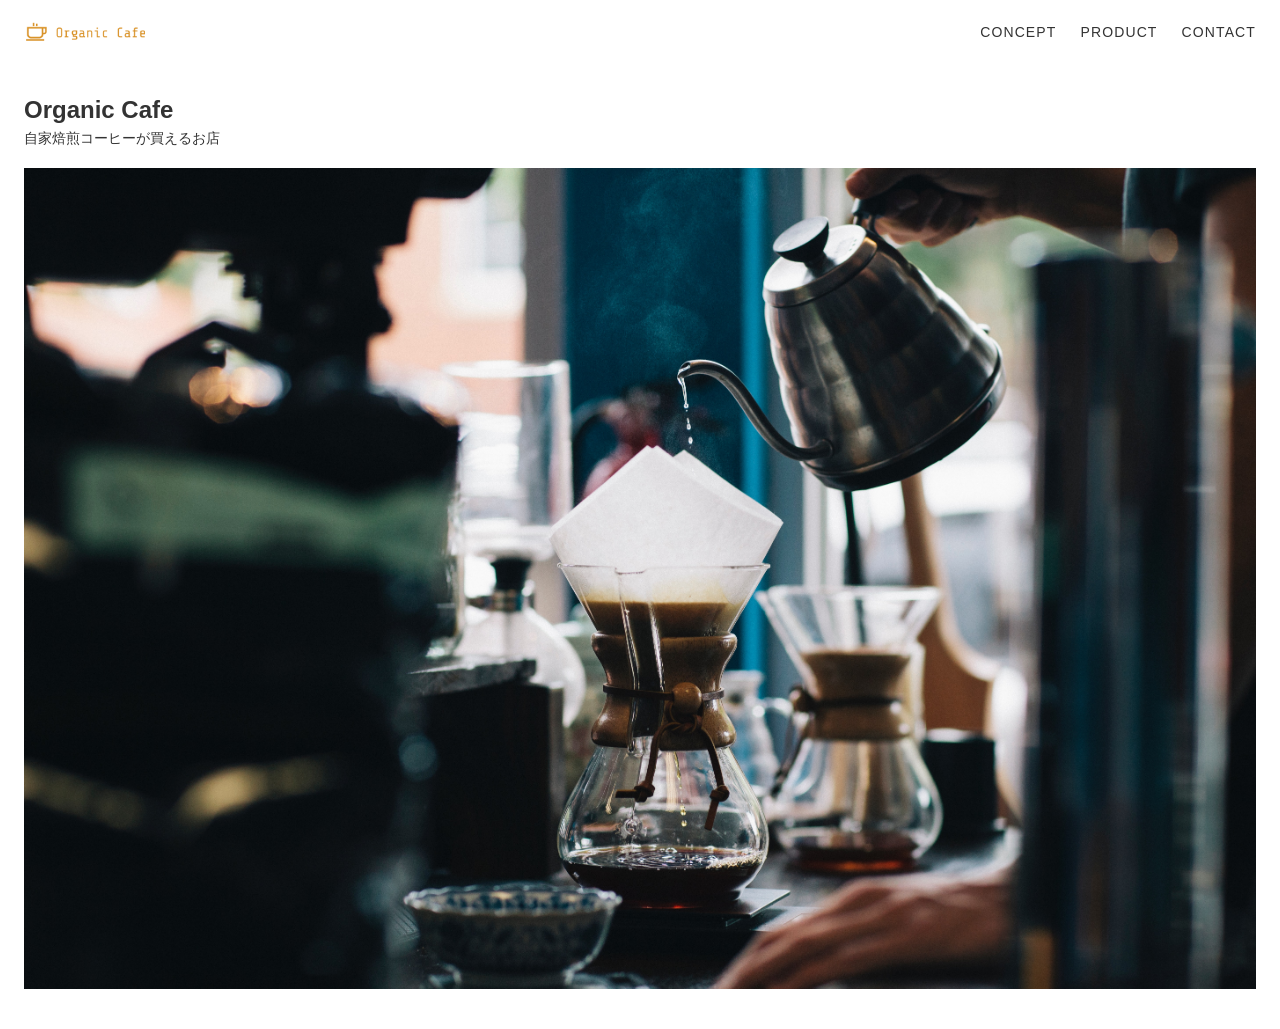
<file: kadai_013/index.html>
<!DOCTYPE html>
<html lang="ja">
<head>
  <meta charset="UTF-8">
  <meta name="viewport" content="width=device-width, initial-scale=1.0">
  <title>Organic Cafe</title>
  <link rel="stylesheet" href="style.css">
</head>
<body>

  <!-- ヘッダー -->
  <header>
    <!-- ロゴ（PC・SP共通で使えるように配置） -->
    <a id="logo-pc" href="index.html">
      <img src="images/logo.png" alt="トップページに戻る">
    </a>

    <!-- PC用ナビゲーション -->
    <nav id="nav-pc">
      <a href="index.html#concept">CONCEPT</a>
      <a href="index.html#product">PRODUCT</a>
      <a href="index.html#contact">CONTACT</a>
    </nav>

    <!-- スマホ用メニューボタン -->
    <img id="menu-sp" src="images/button-menu.png" alt="ナビゲーションを開く" onclick="document.getElementById('nav-sp').style.display = 'block'">
  </header>

  <!-- スマホ用ナビゲーション -->
  <nav id="nav-sp">
    <ul>
      <li>
        <img id="close" src="images/button-close.png" alt="ナビゲーションを閉じる" onclick="document.getElementById('nav-sp').style.display = 'none'">
      </li>
      <li>
        <a id="logo-sp" href="index.html" onclick="document.getElementById('nav-sp').style.display = 'none'">
          <img src="images/logo-sp.png" alt="トップページに戻る">
        </a>
      </li>
      <li>
        <a class="menu" href="index.html#concept" onclick="document.getElementById('nav-sp').style.display = 'none'">CONCEPT</a>
      </li>
      <li>
        <a class="menu" href="index.html#product" onclick="document.getElementById('nav-sp').style.display = 'none'">PRODUCT</a>
      </li>
      <li>
        <a class="menu" href="index.html#contact" onclick="document.getElementById('nav-sp').style.display = 'none'">CONTACT</a>
      </li>
    </ul>
  </nav>

  <!-- メインエリア -->
  <main>
    <section id="main-visual">
      <h1>Organic Cafe</h1>
      <p>自家焙煎コーヒーが買えるお店</p>
      <img src="images/main-image.jpg" alt="コーヒーを淹れている様子">
    </section>
  </main>

</body>
</html>
</file>
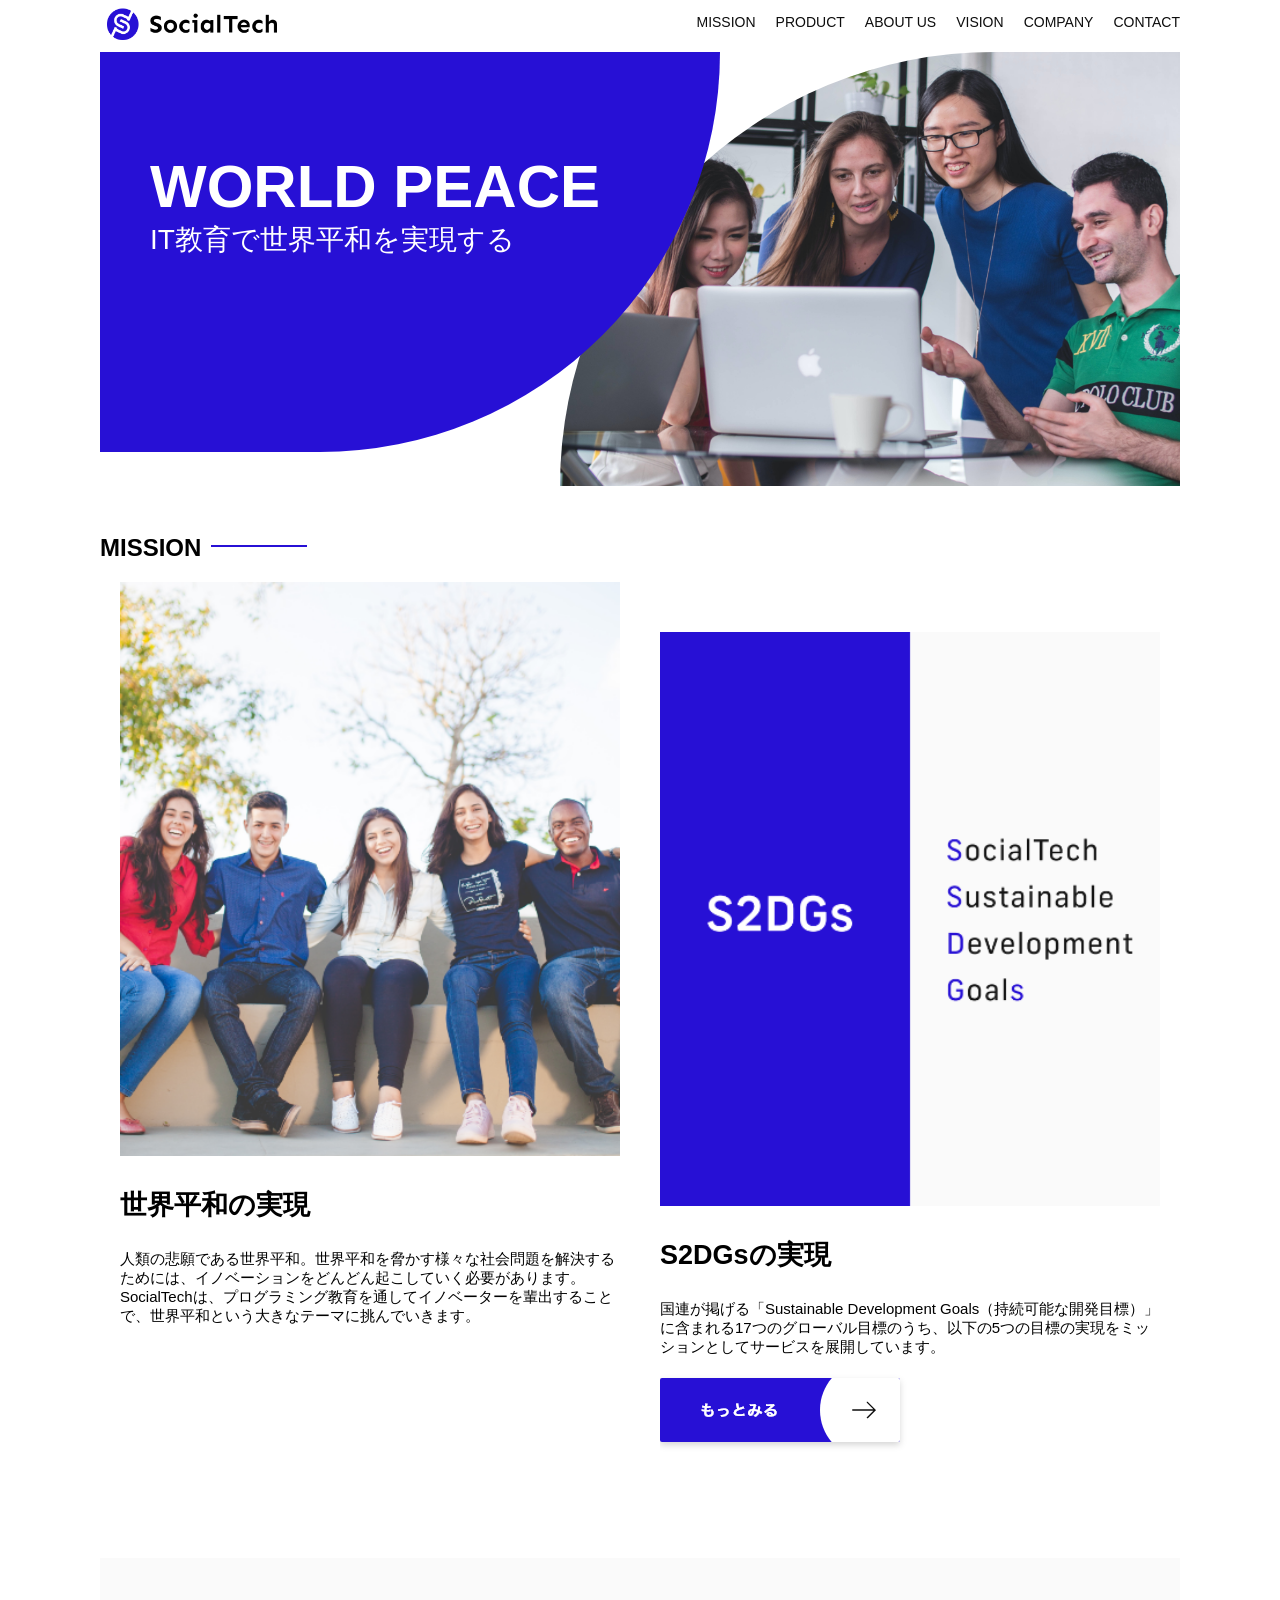
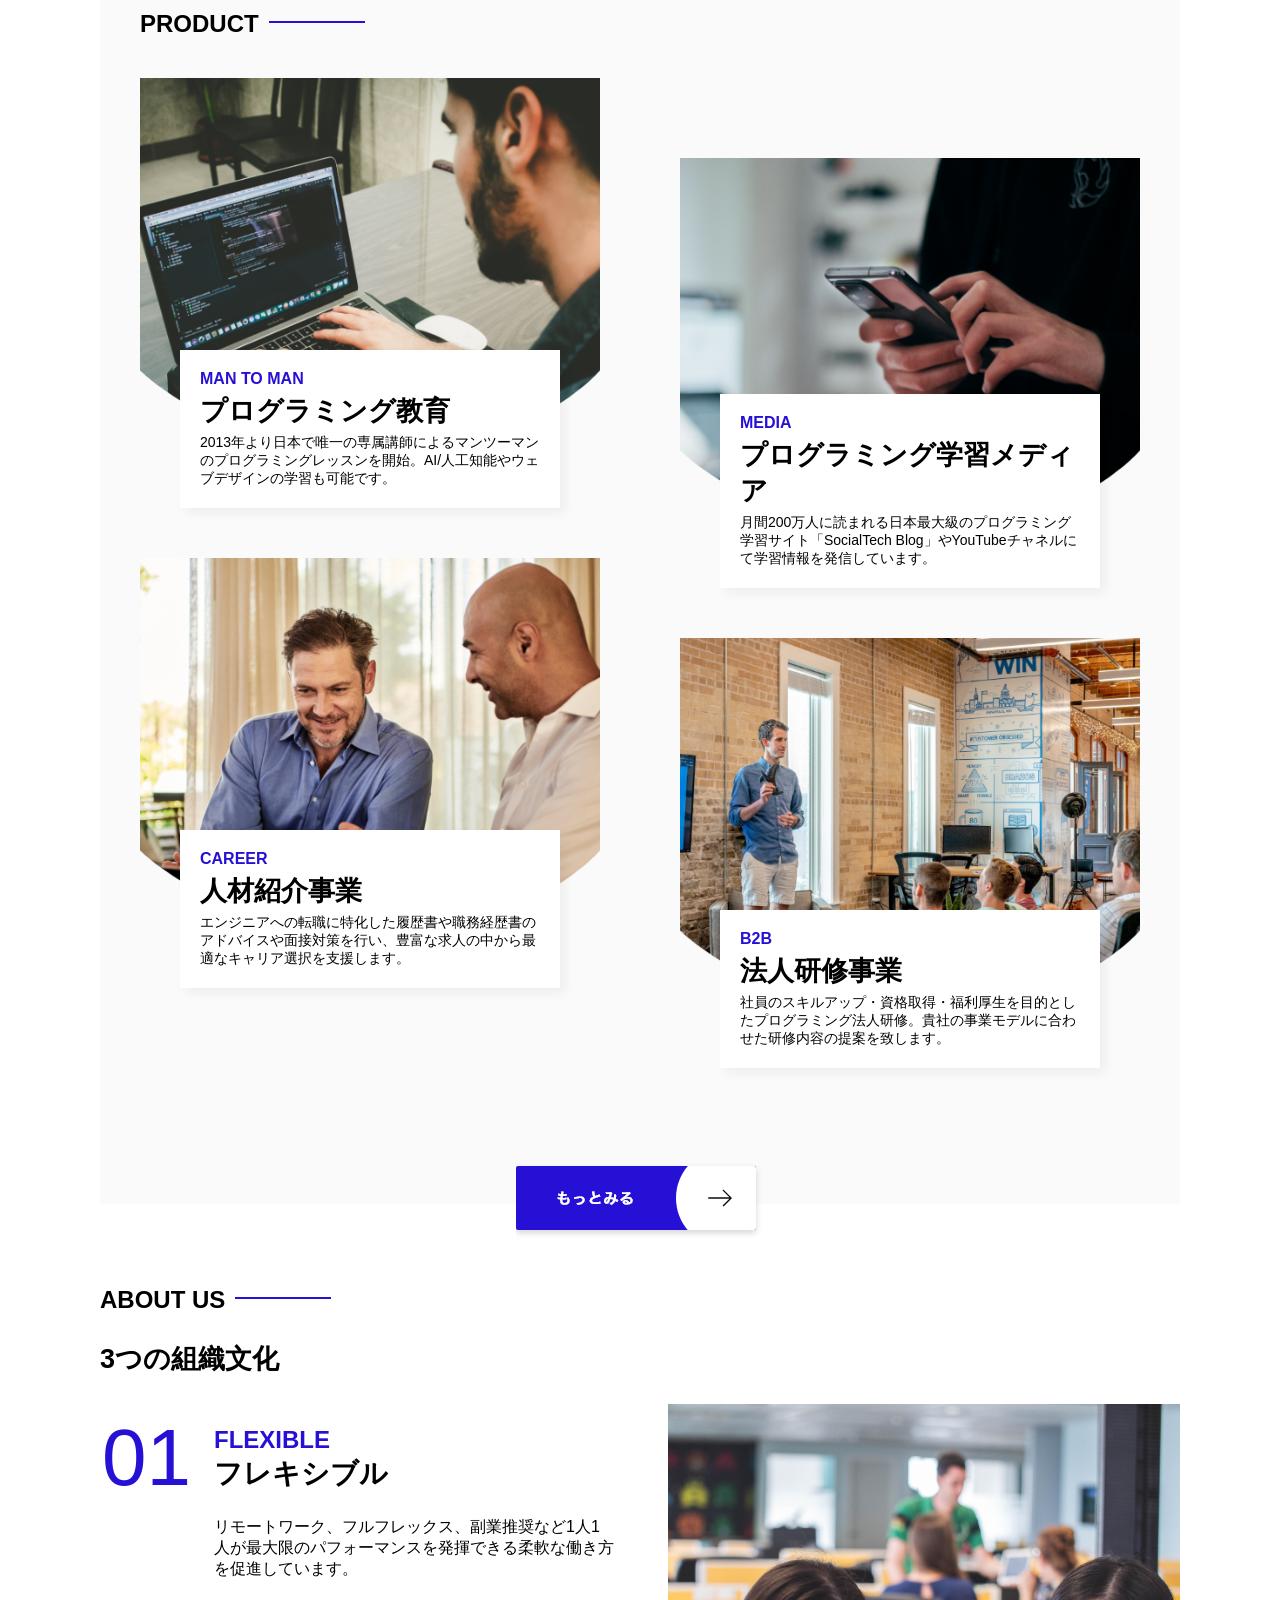
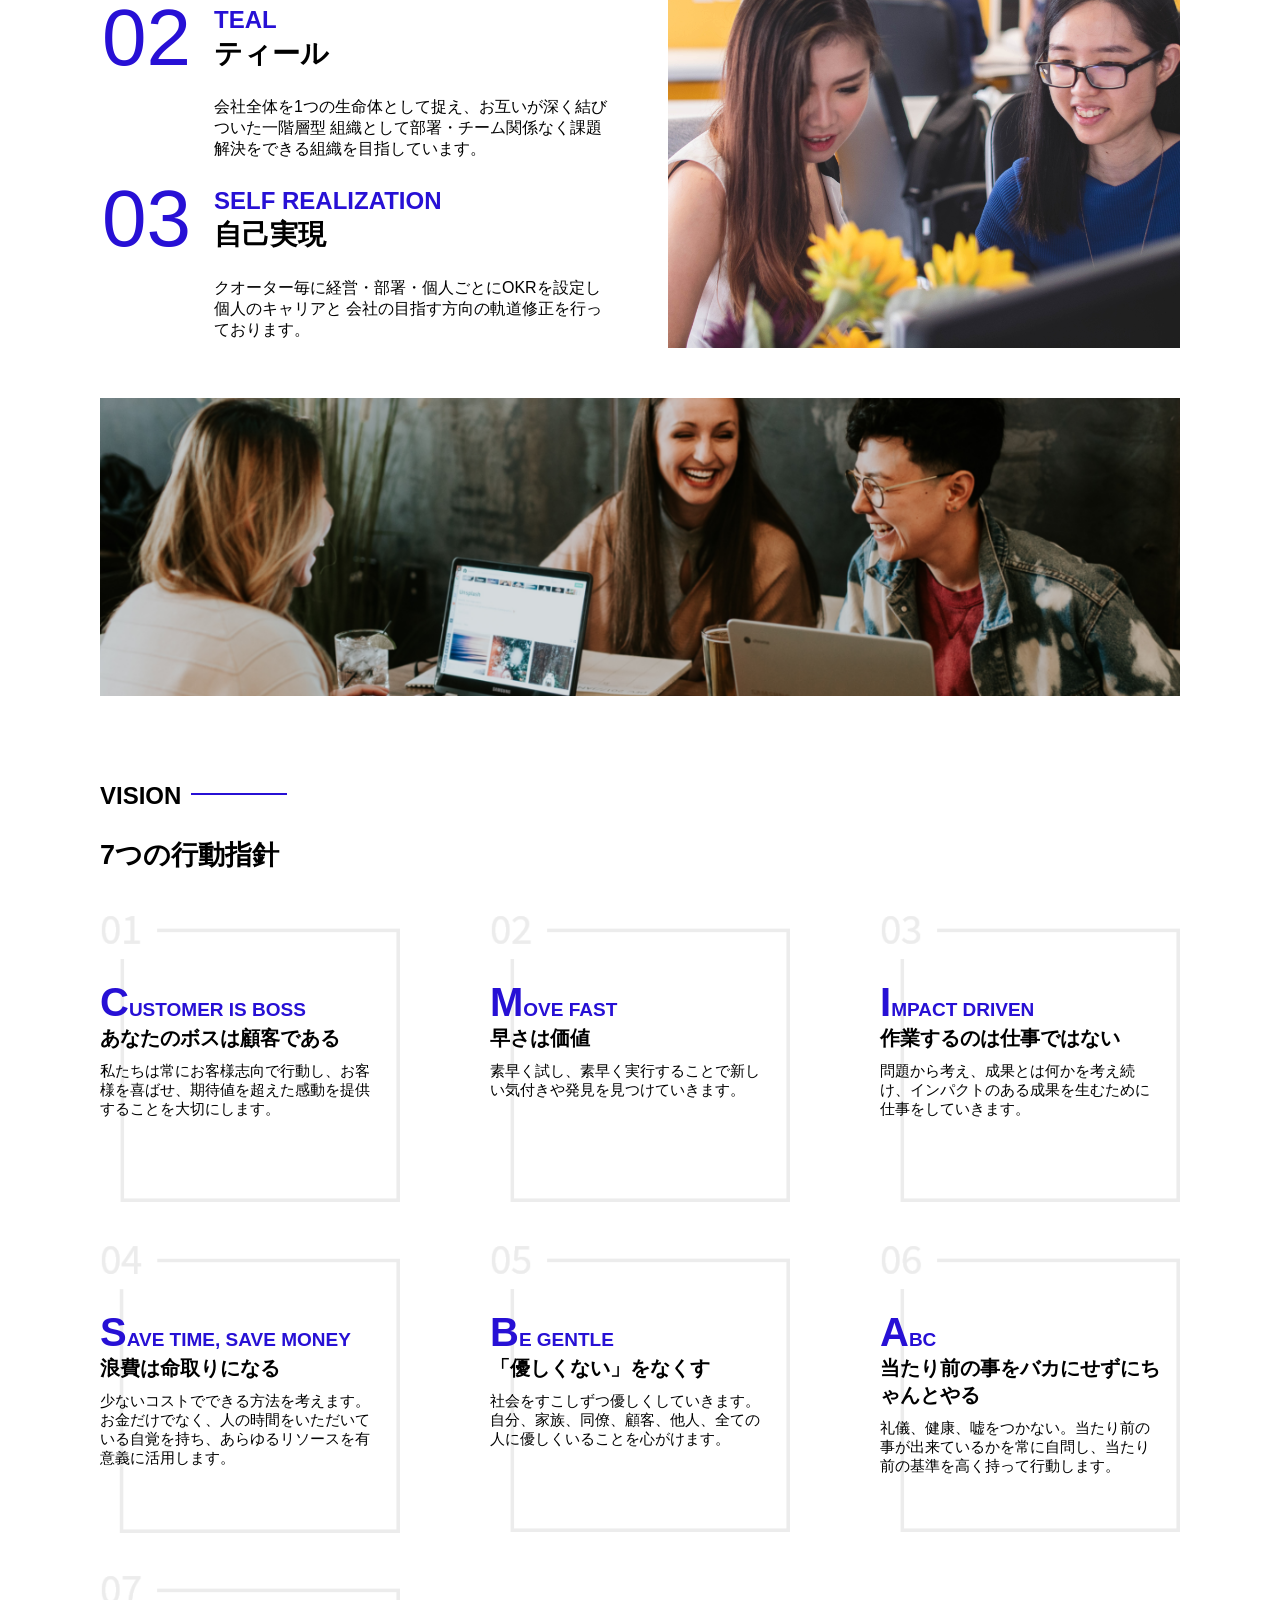
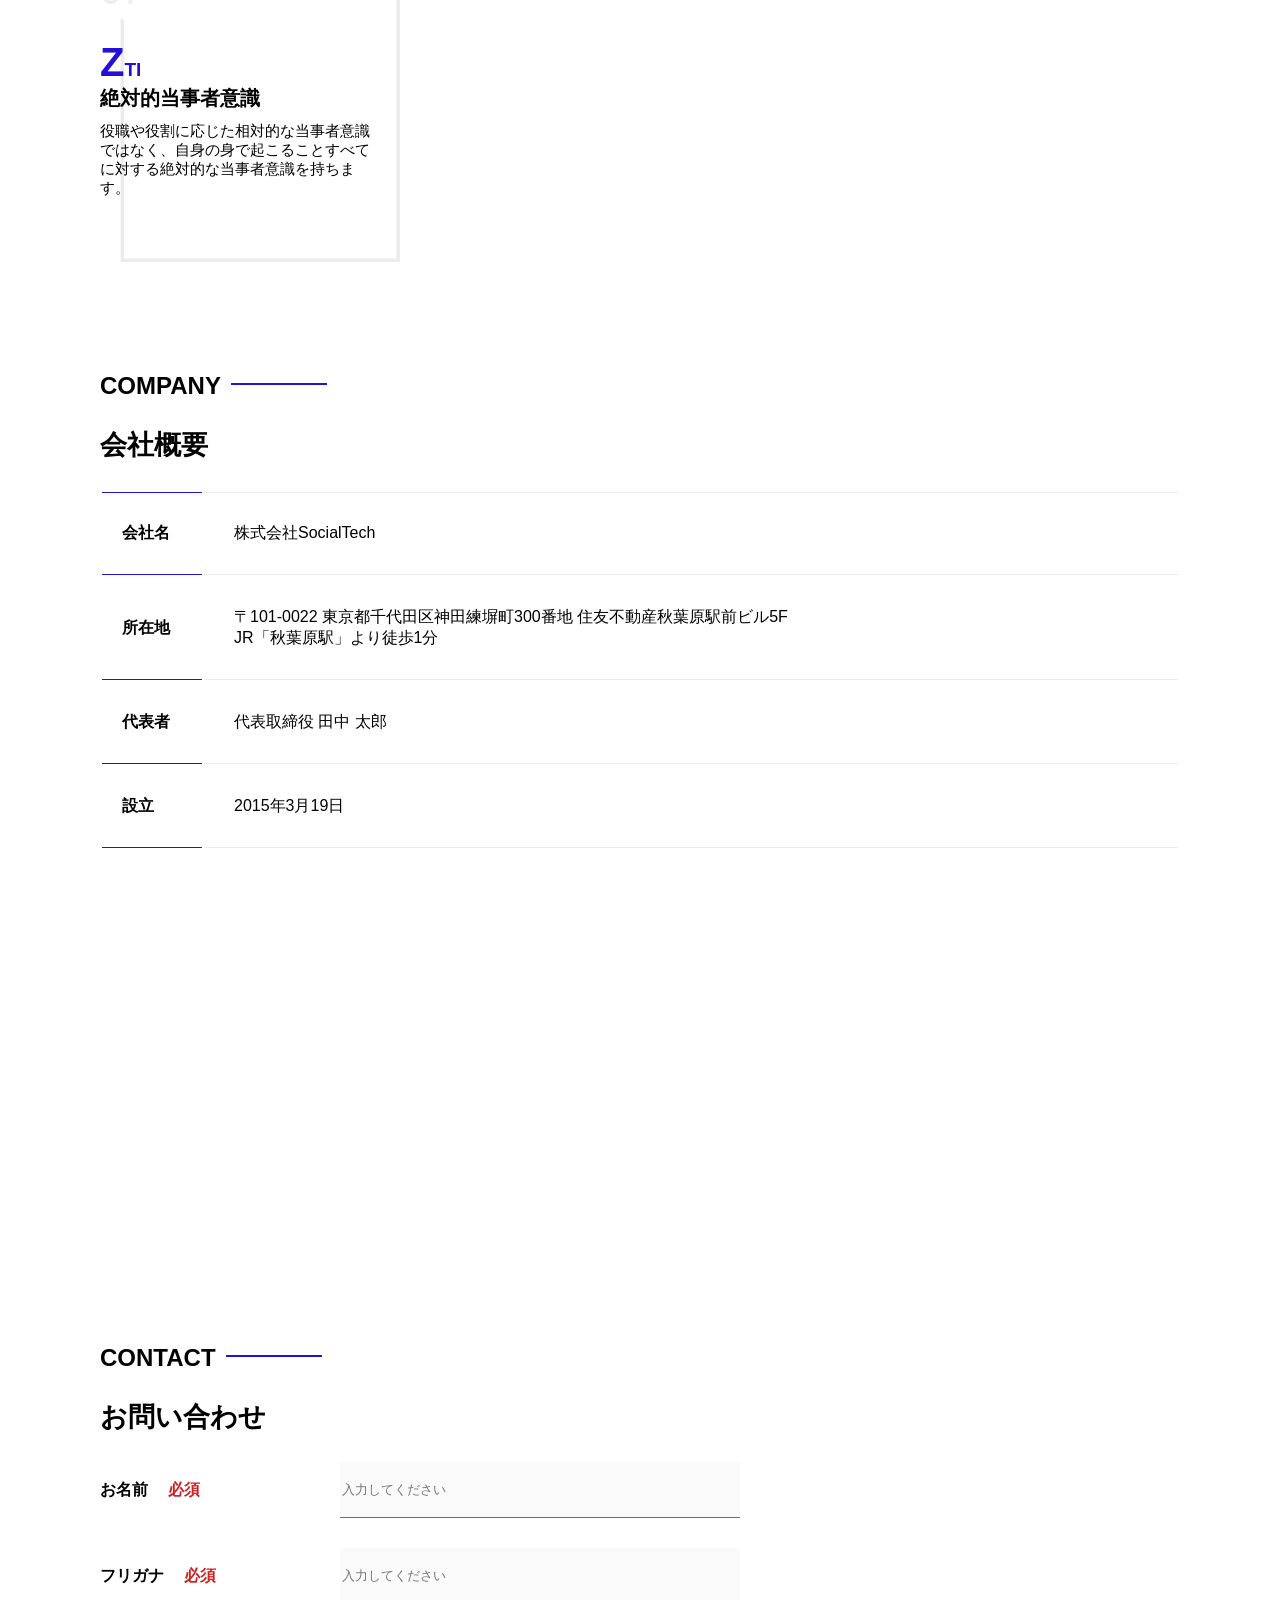
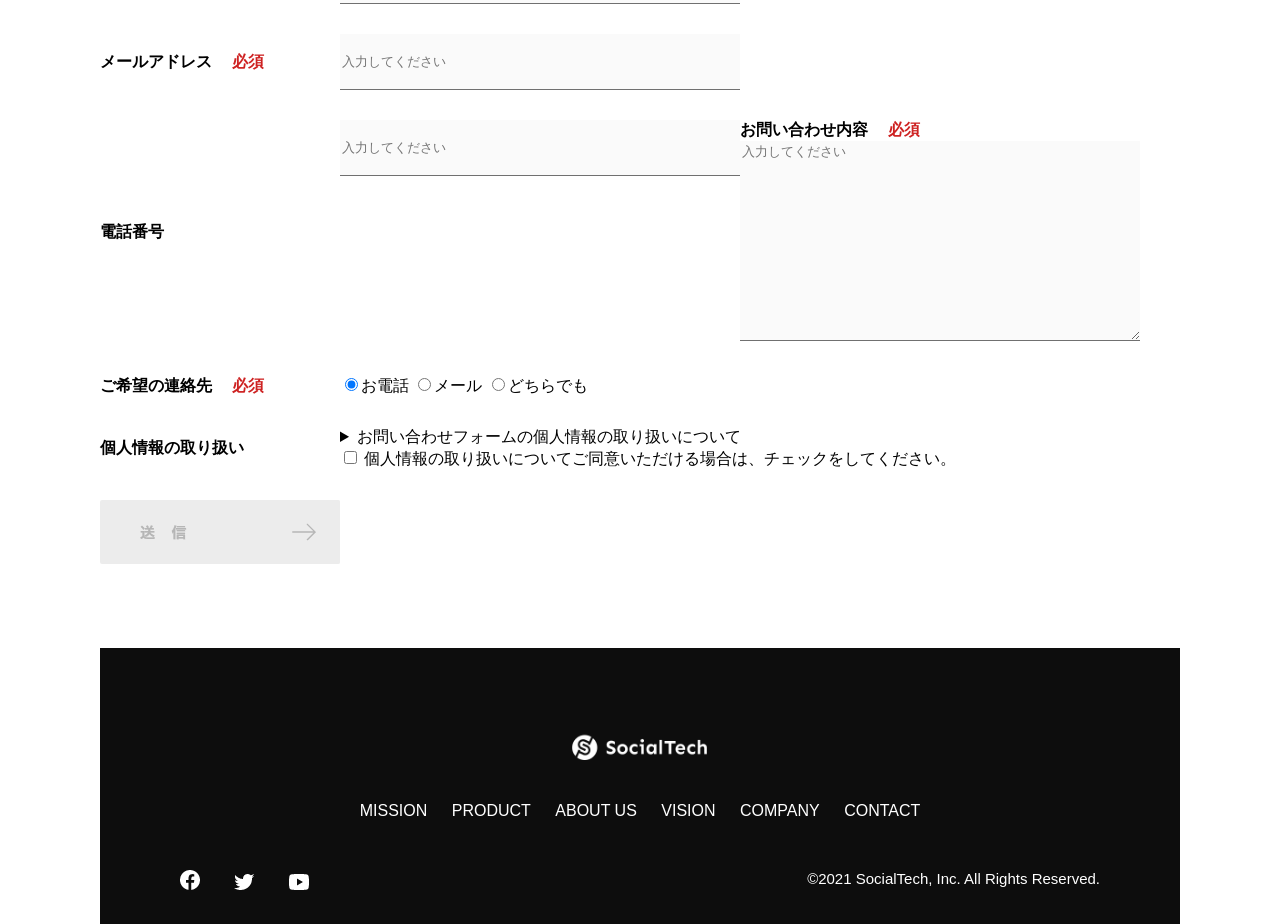
<file: kadai_tutorial_output/socialtech/index.html>
<!doctype html>
<html>
  <head>
    <title>SocialTech</title>
    <meta charset="UTF-8" />
    <meta
      name="description"
      content="SocialTechはEdTech業界のリーディングカンパニーを目指します。"
    />
    <meta name="viewport" content="width=device-width, initial-scale=1.0" />
    <link rel="stylesheet" href="style.css" />
  </head>
  <body>
    <!-- ヘッダー -->
    <header>
      <!-- ロゴ -->
      <a href="index.html" id="logo"
        ><img src="images/logo.png" alt="トップページに戻る"
      /></a>

      <!-- PC用ナビゲーション -->
      <nav id="nav-pc">
        <ul>
          <li><a href="mission.html">MISSION</a></li>
          <li><a href="product.html">PRODUCT</a></li>
          <li><a href="index.html#aboutus">ABOUT US</a></li>
          <li><a href="index.html#vision">VISION</a></li>
          <li><a href="index.html#company">COMPANY</a></li>
          <li><a href="index.html#contact">CONTACT</a></li>
        </ul>
      </nav>
      <!-- スマホ用ナビゲーション -->
      <div id="nav-sp">
        <button
          id="close"
          onclick="document.getElementById('nav-sp').style.display = 'none'"
        >
          <img src="images/button-close.png" alt="ナビゲーションを閉じる" />
        </button>

        <nav>
          <ul>
            <li>
              <a
                id="logo-sp"
                href="index.html"
                onclick="
                  document.getElementById('nav-sp').style.display = 'none'
                "
                ><img src="images/logo-sp.png" alt="トップページに戻る"
              /></a>
            </li>
            <li>
              <a
                class="menu"
                href="mission.html"
                onclick="
                  document.getElementById('nav-sp').style.display = 'none'
                "
                >MISSION</a
              >
            </li>
            <li>
              <a
                class="menu"
                href="product.html"
                onclick="
                  document.getElementById('nav-sp').style.display = 'none'
                "
                >PRODUCT</a
              >
            </li>
            <li>
              <a
                class="menu"
                href="index.html#aboutus"
                onclick="
                  document.getElementById('nav-sp').style.display = 'none'
                "
                >ABOUT US</a
              >
            </li>
            <li>
              <a
                class="menu"
                href="index.html#vision"
                onclick="
                  document.getElementById('nav-sp').style.display = 'none'
                "
                >VISION</a
              >
            </li>
            <li>
              <a
                class="menu"
                href="index.html#company"
                onclick="
                  document.getElementById('nav-sp').style.display = 'none'
                "
                >COMPANY</a
              >
            </li>
            <li>
              <a
                class="menu"
                href="index.html#contact"
                onclick="
                  document.getElementById('nav-sp').style.display = 'none'
                "
                >CONTACT</a
              >
            </li>
          </ul>
        </nav>
        <div id="sns">
          <a href="https://www.facebook.com/sejuku2013">
            <img src="images/button-facebook.png" alt="Facebookのリンク" />
          </a>
          <a href="https://twitter.com/samuraijuku">
            <img src="images/button-twitter.png" alt="Twitterのリンク" />
          </a>
          <a href="https://www.youtube.com/channel/UCCFOQO5aDK0xXam4cUQXT8g">
            <img src="images/button-youtube.png" alt="YouTubeのリンク" />
          </a>
        </div>
      </div>
    </header>
    <main>
      <article>
        <!-- メインビジュアル -->
        <section id="main-visual">
          <div id="main-message">
            <h1>WORLD PEACE</h1>
            <p>IT教育で世界平和を実現する</p>
          </div>
          <img
            src="images/index/index-main.png"
            alt="PCの周りに集まる多国籍の仲間たち"
          />
        </section>
        <!--ミッション-->
        <section id="mission">
          <h2 class="index-h2">MISSION</h2>
          <div id="mission-flex">
            <div>
              <img
                id="mission-photo"
                src="images/index/index-mission.png"
                alt="屋外のベンチで写真を撮影する多国籍の仲間たち"
              />
              <h3>世界平和の実現</h3>
              <p>
                人類の悲願である世界平和。世界平和を脅かす様々な社会問題を解決するためには、イノベーションをどんどん起こしていく必要があります。SocialTechは、プログラミング教育を通してイノベーターを輩出することで、世界平和という大きなテーマに挑んでいきます。
              </p>
            </div>
            <div>
              <img id="s2dgs" src="images/index/s2dgs.png" alt="S2DGs" />
              <h3>S2DGsの実現</h3>
              <p>
                国連が掲げる「Sustainable Development
                Goals（持続可能な開発目標）」に含まれる17つのグローバル目標のうち、以下の5つの目標の実現をミッションとしてサービスを展開しています。
              </p>
              <a href="mission.html">
                <img src="images/button-more.png" alt="もっとみる" />
              </a>
            </div>
          </div>
        </section>
        <!-- プロダクト -->
        <section id="product">
          <h2 class="index-h2">PRODUCT</h2>
          <div class="product-flex">
            <div id="product-left">
              <div>
                <img
                  class="product-photo"
                  src="images/index/index-mantoman.png"
                  alt="PCでコードを書く男性"
                />
                <div class="product-explain">
                  <span>MAN TO MAN</span>
                  <h3>プログラミング教育</h3>
                  <p>
                    2013年より日本で唯一の専属講師によるマンツーマンのプログラミングレッスンを開始。AI/人工知能やウェブデザインの学習も可能です。
                  </p>
                </div>
              </div>
              <div>
                <img
                  class="product-photo"
                  src="images/index/index-career.png"
                  alt="笑顔で話し合う2人の男性"
                />
                <div class="product-explain">
                  <span>CAREER</span>
                  <h3>人材紹介事業</h3>
                  <p>
                    エンジニアへの転職に特化した履歴書や職務経歴書のアドバイスや面接対策を行い、豊富な求人の中から最適なキャリア選択を支援します。
                  </p>
                </div>
              </div>
            </div>
            <div id="product-right">
              <div>
                <img
                  class="product-photo"
                  src="images/index/index-media.png"
                  alt="スマートフォンを操作する人"
                />
                <div class="product-explain">
                  <span>MEDIA</span>
                  <h3>プログラミング学習メディア</h3>
                  <p>
                    月間200万人に読まれる日本最大級のプログラミング学習サイト「SocialTech
                    Blog」やYouTubeチャネルにて学習情報を発信しています。
                  </p>
                </div>
              </div>
              <div>
                <img
                  class="product-photo"
                  src="images/index/index-b2b.png"
                  alt="講演中の男性とそれを聴く人々"
                />
                <div class="product-explain">
                  <span>B2B</span>
                  <h3>法人研修事業</h3>
                  <p>
                    社員のスキルアップ・資格取得・福利厚生を目的としたプログラミング法人研修。貴社の事業モデルに合わせた研修内容の提案を致します。
                  </p>
                </div>
              </div>
            </div>
          </div>
          <div id="product-more">
            <a href="product.html">
              <img src="images/button-more.png" alt="もっとみる" />
            </a>
          </div>
        </section>
        <!-- ABOUT US -->
        <section id="aboutus">
          <h2 class="index-h2">ABOUT US</h2>
          <h3>3つの組織文化</h3>
          <div>
            <table class="culture-table">
              <tr>
                <td class="culture-num">01</td>
                <th>
                  <span class="culture-en">FLEXIBLE</span><br />フレキシブル
                </th>
              </tr>
              <tr>
                <td>
                  <!--空のセル-->
                </td>
                <td class="culture-description">
                  リモートワーク、フルフレックス、副業推奨など1人1人が最大限のパフォーマンスを発揮できる柔軟な働き方を促進しています。
                </td>
              </tr>
              <tr>
                <td class="culture-num">02</td>
                <th><span class="culture-en">TEAL</span><br />ティール</th>
              </tr>
              <tr>
                <td>
                  <!--空のセル-->
                </td>
                <td class="culture-description">
                  会社全体を1つの生命体として捉え、お互いが深く結びついた一階層型
                  組織として部署・チーム関係なく課題解決をできる組織を目指しています。
                </td>
              </tr>
              <tr>
                <td class="culture-num">03</td>
                <th>
                  <span class="culture-en">SELF REALIZATION</span><br />自己実現
                </th>
              </tr>
              <tr>
                <td>
                  <!--空のセル-->
                </td>
                <td class="culture-description">
                  クオーター毎に経営・部署・個人ごとにOKRを設定し個人のキャリアと
                  会社の目指す方向の軌道修正を行っております。
                </td>
              </tr>
            </table>
            <img
              class="culture-img"
              src="images/index/index-aboutus1.png"
              alt="笑顔で話し合う2人の女性"
            />
          </div>
          <img
            class="culture-img2"
            src="images/index/index-aboutus2.png"
            alt="笑顔で話し合う3人の男女"
          />
        </section>
        <!-- VISION -->
        <section id="vision">
          <h2 class="index-h2">VISION</h2>
          <h3>7つの行動指針</h3>
          <div>
            <div class="vision-box">
              <img src="images/index/vision-01.png" alt="01" />
              <div>
                <h4>CUSTOMER IS BOSS</h4>
                <h5>あなたのボスは顧客である</h5>
                <p>
                  私たちは常にお客様志向で行動し、お客様を喜ばせ、期待値を超えた感動を提供することを大切にします。
                </p>
              </div>
            </div>
            <div class="vision-box">
              <img src="images/index/vision-02.png" alt="02" />
              <div>
                <h4>MOVE FAST</h4>
                <h5>早さは価値</h5>
                <p>
                  素早く試し、素早く実行することで新しい気付きや発見を見つけていきます。
                </p>
              </div>
            </div>
            <div class="vision-box">
              <img src="images/index/vision-03.png" alt="03" />
              <div>
                <h4>IMPACT DRIVEN</h4>
                <h5>作業するのは仕事ではない</h5>
                <p>
                  問題から考え、成果とは何かを考え続け、インパクトのある成果を生むために仕事をしていきます。
                </p>
              </div>
            </div>
            <div class="vision-box">
              <img src="images/index/vision-04.png" alt="04" />
              <div>
                <h4>SAVE TIME, SAVE MONEY</h4>
                <h5>浪費は命取りになる</h5>
                <p>
                  少ないコストでできる方法を考えます。お金だけでなく、人の時間をいただいている自覚を持ち、あらゆるリソースを有意義に活用します。
                </p>
              </div>
            </div>
            <div class="vision-box">
              <img src="images/index/vision-05.png" alt="05" />
              <div>
                <h4>BE GENTLE</h4>
                <h5>「優しくない」をなくす</h5>
                <p>
                  社会をすこしずつ優しくしていきます。自分、家族、同僚、顧客、他人、全ての人に優しくいることを心がけます。
                </p>
              </div>
            </div>
            <div class="vision-box">
              <img src="images/index/vision-06.png" alt="06" />
              <div>
                <h4>ABC</h4>
                <h5>当たり前の事をバカにせずにちゃんとやる</h5>
                <p>
                  礼儀、健康、嘘をつかない。当たり前の事が出来ているかを常に自問し、当たり前の基準を高く持って行動します。
                </p>
              </div>
            </div>
            <div class="vision-box">
              <img src="images/index/vision-07.png" alt="07" />
              <div>
                <h4>ZTI</h4>
                <h5>絶対的当事者意識</h5>
                <p>
                  役職や役割に応じた相対的な当事者意識ではなく、自身の身で起こることすべてに対する絶対的な当事者意識を持ちます。
                </p>
              </div>
            </div>
          </div>
        </section>
        <!-- COMPANY -->
        <section id="company">
          <h2 class="index-h2">COMPANY</h2>
          <h3>会社概要</h3>
          <table id="company-table">
            <tr>
              <th class="tableheader tableheader-first">会社名</th>
              <td class="cell cell-first">株式会社SocialTech</td>
            </tr>
            <tr>
              <th class="tableheader">所在地</th>
              <td class="cell">
                〒101-0022 東京都千代田区神田練塀町300番地
                住友不動産秋葉原駅前ビル5F<br />JR「秋葉原駅」より徒歩1分
              </td>
            </tr>
            <tr>
              <th class="tableheader">代表者</th>
              <td class="cell">代表取締役 田中 太郎</td>
            </tr>
            <tr>
              <th class="tableheader">設立</th>
              <td class="cell">2015年3月19日</td>
            </tr>
          </table>
          <iframe
            src="https://www.google.com/maps/embed?pb=!1m18!1m12!1m3!1d3240.0688551336807!2d139.7720776771055!3d35.69992317258124!2m3!1f0!2f0!3f0!3m2!1i1024!2i768!4f13.1!3m3!1m2!1s0x60188fee13660e23%3A0x77137876edf742ac!2z5L2P5Y-L5LiN5YuV55Sj56eL6JGJ5Y6f6aeF5YmN44OT44Or!5e0!3m2!1sja!2sjp!4v1704858013291!5m2!1sja!2sjp"
            style="border: 0"
            allowfullscreen=""
            loading="lazy"
          >
          </iframe>
        </section>
        <!-- お問い合わせフォーム -->
        <section id="contact">
          <h2 class="index-h2">CONTACT</h2>
          <h3>お問い合わせ</h3>
          <form>
            <div>
              <div class="contact-heading">
                <label class="contact-label"
                  >お名前<span class="contact-span">必須</span></label
                >
              </div>
              <div>
                <input
                  type="text"
                  name="name"
                  placeholder="入力してください"
                  class="contact-textbox"
                />
              </div>
            </div>
            <div>
              <div class="contact-heading">
                <label class="contact-label"
                  >フリガナ<span class="contact-span">必須</span></label
                >
              </div>
              <div>
                <input
                  type="text"
                  name="hurigana"
                  placeholder="入力してください"
                  class="contact-textbox"
                />
              </div>
            </div>
            <div>
              <div class="contact-heading">
                <label class="contact-label"
                  >メールアドレス<span class="contact-span">必須</span></label
                >
              </div>
              <div>
                <input
                  type="text"
                  name="email"
                  placeholder="入力してください"
                  class="contact-textbox"
                />
              </div>
            </div>
            <div>
              <div class="contact-heading">
                <label class="contact-label">電話番号</label>
              </div>
              <div>
                <input
                  type="text"
                  name="tel"
                  placeholder="入力してください"
                  class="contact-textbox"
                />
              </div>
              <div>
                <div class="contact-heading">
                  <label class="contact-label"
                    >お問い合わせ内容<span class="contact-span"
                      >必須</span
                    ></label
                  >
                </div>
                <div>
                  <textarea
                    class="contact-textarea"
                    placeholder="入力してください"
                    name="message"
                  ></textarea>
                </div>
              </div>
            </div>
            <div>
              <div class="contact-heading">
                <label class="contact-label"
                  >ご希望の連絡先<span class="contact-span">必須</span></label
                >
              </div>
              <div>
                <input
                  class="radiobutton"
                  type="radio"
                  value="tel"
                  name="contact"
                  checked
                /><label>お電話</label>
                <input
                  class="radiobutton"
                  type="radio"
                  value="mail"
                  name="contact"
                /><label>メール</label>
                <input
                  class="radiobutton"
                  type="radio"
                  value="both"
                  name="contact"
                /><label>どちらでも</label>
              </div>
            </div>
            <div>
              <div class="contact-heading">
                <label class="contact-label">個人情報の取り扱い</label>
              </div>
              <div>
                <details>
                  <summary>
                    お問い合わせフォームの個人情報の取り扱いについて
                  </summary>
                  <div>
                    <dl>
                      <dt>１．組織の名称又は氏名</dt>
                      <dd>株式会社SocialTech</dd>
                      <dt>
                        ２．個人情報保護管理者（若しくはその代理人）の氏名又は職名、所属及び連絡先
                      </dt>
                      <dd>
                        <p>鈴木 一郎 コーポレート部</p>
                        <p>メールアドレス：samurai@example.com</p>
                        <p>TEL：03-1234-5678</p>
                      </dd>
                      <dt>３．個人情報の利用目的</dt>
                      <dd>
                        <ul>
                          <li>
                            本サービス及び本サービスに関連する情報の提供又はそれらに関する連絡のため
                          </li>
                          <li>ユーザーの本人確認のため</li>
                          <li>当社サービスのご案内のため</li>
                          <li>
                            当社の商品等の広告または宣伝（電子メールによるものを含むものとします。）
                          </li>
                        </ul>
                      </dd>
                      <dt>４．個人情報の取り扱い業務の委託</dt>
                      <dd>
                        個人情報の取扱業務の全部または一部を外部に業務委託する場合があります。その際、弊社は、個人情報を適切に保護できる管理体制を敷き実行していることを条件として委託先を厳選したうえで、機密保持契約を委託先と締結し、お客様の個人情報を厳密に管理させます。
                      </dd>
                      <dt>５．個人情報の開示等の請求</dt>
                      <dd>
                        お客様は、弊社に対してご自身の個人情報の開示等（利用目的の通知、開示、内容の訂正・追加・削除、利用の停止または消去、第三者への提供の停止）に関して、当社問合わせ窓口に申し出ることができます。<br />
                        その際、弊社はお客様ご本人を確認させていただいたうえで、合理的な期間内に対応いたします。<br />
                        なお、個人情報に関する弊社問合わせ先は、次の通りです。
                      </dd>
                      <dd>
                        <p>株式会社SocialTech　個人情報問合せ窓口</p>
                        <p>
                          〒150-0043　東京都千代田区神田練塀町300番地
                          住友不動産秋葉原駅前ビル5F
                        </p>
                        <p>
                          メールアドレス：samurai@example.com　TEL：03-1234-5678
                        </p>
                      </dd>

                      <dt>６．個人情報を提供されることの任意性について</dt>
                      <dd>
                        お客様がご自身の個人情報を弊社に提供されるか否かは、お客様のご判断によりますが、もしご提供されない場合には、適切なサービスが提供できない場合がありますので予めご了承ください。
                      </dd>
                    </dl>
                  </div>
                </details>
                <input type="checkbox" name="agree" />
                <span
                  >個人情報の取り扱いについてご同意いただける場合は、チェックをしてください。</span
                >
              </div>
            </div>
            <input type="image" src="images/button-submit.png" alt="送信する" />
          </form>
        </section>
      </article>
    </main>

    <footer>
      <div id="footer-logo">
        <img src="images/logo-sp.png" alt="SocialTech" />
      </div>
      <div id="footer-link">
        <a href="mission.html">MISSION</a>
        <a href="product.html">PRODUCT</a>
        <a href="index.html#aboutus">ABOUT US</a>
        <a href="index.html#vision">VISION</a>
        <a href="index.html#company">COMPANY</a>
        <a href="index.html#contact">CONTACT</a>
      </div>
      <div id="sns-footer">
        <div class="sns-btns">
          <a href="https://www.facebook.com/sejuku2013"
            ><img src="images/button-facebook.png" alt="Facebookのリンク"
          /></a>
          <a href="https://twitter.com/samuraijuku"
            ><img src="images/button-twitter.png" alt="Twitterのリンク"
          /></a>
          <a href="https://www.youtube.com/channel/UCCFOQO5aDK0xXam4cUQXT8g"
            ><img src="images/button-youtube.png" alt="YouTubeのリンク"
          /></a>
        </div>
        <p id="copyright">&copy;2021 SocialTech, Inc. All Rights Reserved.</p>
      </div>
    </footer>
  </body>
</html>
</file>
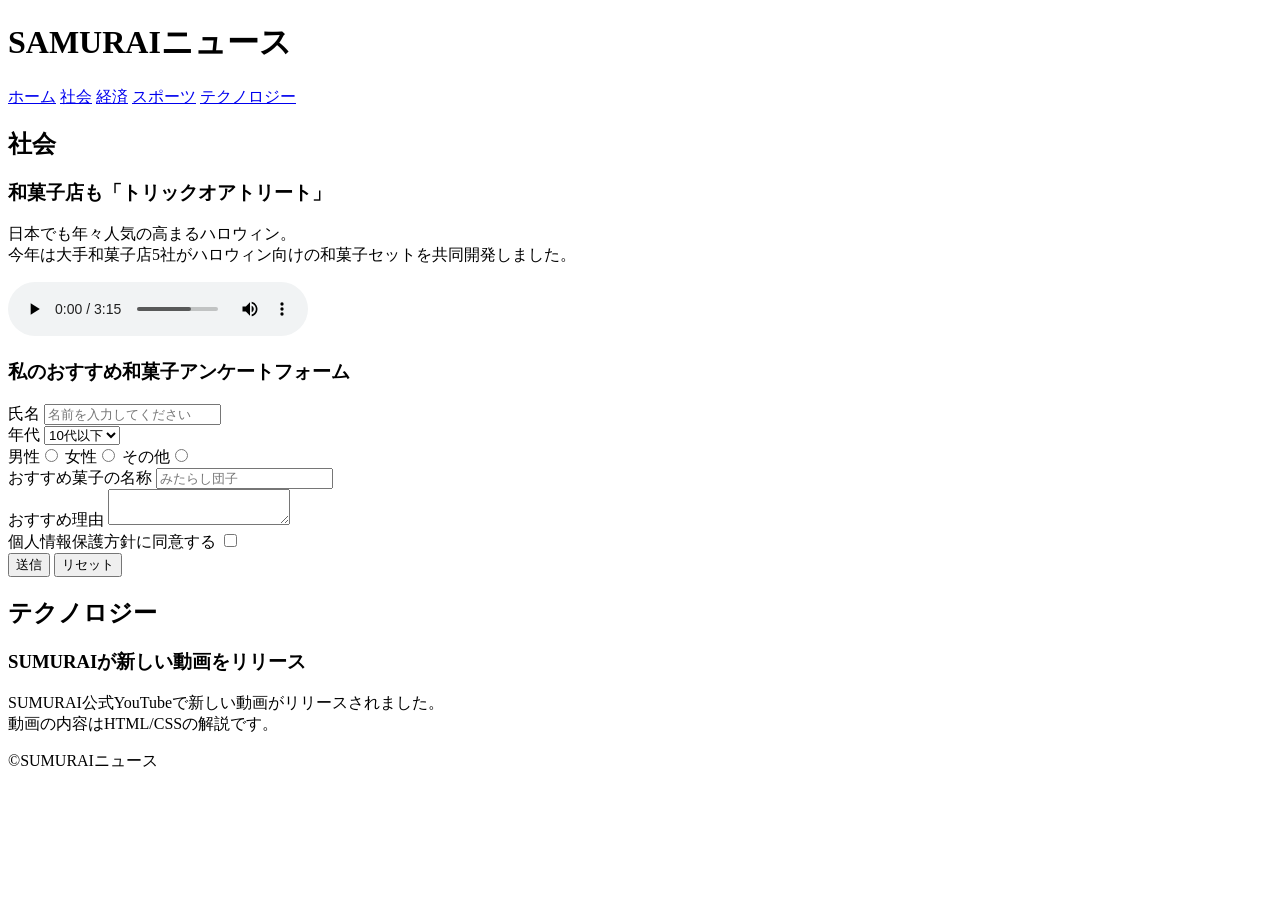
<file: kadai_008/video.html>
<!DOCTYPE html>
<html>
<head>
    <title>8章課題</title>
    <meta name="descripution" content="このページは8章の課題です。">
    <meta charset="UTF-8">
</head>
<body>
    <header>
        <h1>SAMURAIニュース</h1>
        <nav><a href="https://www.sejuku.net/">ホーム</a>
      <a href="https://www.sejuku.net/">社会</a>
      <a href="https://www.sejuku.net/">経済</a>
      <a href="https://www.sejuku.net/">スポーツ</a>
      <a href="https://www.sejuku.net/">テクノロジー</a>
        </nav>
    </header>
    <main>
        <article>
            <h2>社会</h2>
            <section>
                <h3>和菓子店も「トリックオアトリート」</h3>
                <p>日本でも年々人気の高まるハロウィン。<br>今年は大手和菓子店5社がハロウィン向けの和菓子セットを共同開発しました。</p>
                <audio src="ichi.mp3" controls></audio>
            </section>
            <section>
                <h3>私のおすすめ和菓子アンケートフォーム</h3>
                <form>
                    <label>氏名</label>
                    <input type="text" placeholder="名前を入力してください">
                    <br>

                    <label>年代</label> 
                    <select>
                        <option>10代以下</option>
                        <option>20代</option>
                        <option>30代</option>
                        <option>40代</option>
                    </select>
                    <br>

                    <label>男性</label><input type="radio" name="gender"> 
                    <label>女性</label><input type="radio" name="gender">
                    <label>その他</label><input type="radio" name="gender"> 
                    <br>

                    <label>おすすめ菓子の名称</label> 
                    <input type="text" placeholder="みたらし団子">
                    <br>

                     <label>おすすめ理由</label> 
                    <textarea></textarea> 
                     <br> 

                     <label>個人情報保護方針に同意する</label> 
                     <input type="checkbox"> 
                     <br>

                     <input type="submit" value="送信"> 
                      <input type="reset" value="リセット">
                </form>
            </section>
        </article>
        <article>
            <h2>テクノロジー</h2>
            <section>
                <h3>SUMURAIが新しい動画をリリース</h3>
                <p>SUMURAI公式YouTubeで新しい動画がリリースされました。<br>動画の内容はHTML/CSSの解説です。
            </section>
        </article>
    </main>
    <footer>
        <p>&copy;SUMURAIニュース</p>
    </footer>
</body>
</file>
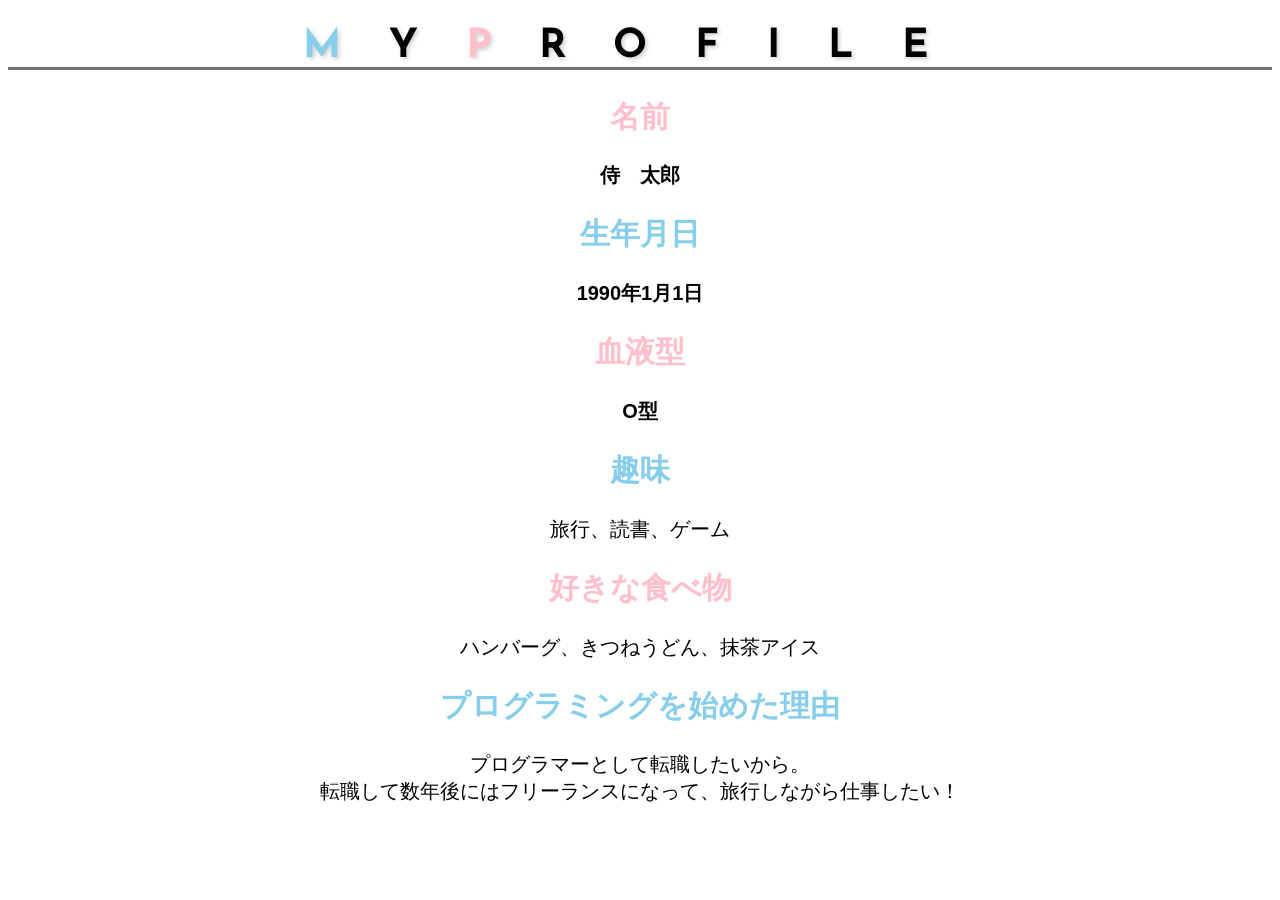
<file: kadai_015/kadai_015.html>
<!DOCTYPE html>
<html>
<head>
  <title>15章課題</title>
  <meta charset="UTF-8">
  <meta name="description" content="このページは15章の課題です。">
  <link rel="stylesheet" href="style.css">
  <link rel="preconnect" href="https://fonts.googleapis.com">
  <link rel="preconnect" href="https://fonts.gstatic.com" crossorigin>
  <link href="https://fonts.googleapis.com/css2?family=Josefin+Sans&display=swap" rel="stylesheet">
</head>
<body>
  <h1><span class="blue">M</span>Y<span class="pink">P</span>ROFILE</h1>
  <div id="basic">
    <h2 class="pink">名前</h2>
    <p>侍　太郎</p>
    <h2 class="blue">生年月日</h2>
    <p>1990年1月1日</p>
    <h2 class="pink">血液型</h2>
    <p>O型</p>
  </div>
  <h2 class="blue">趣味</h2>
  <p>旅行、読書、ゲーム</p>
  <h2 class="pink">好きな食べ物</h2>
  <p>ハンバーグ、きつねうどん、抹茶アイス</p>
  <h2 class="blue">プログラミングを始めた理由</h2>
  <p>プログラマーとして転職したいから。<br>転職して数年後にはフリーランスになって、旅行しながら仕事したい！</p>
</body>
</html>
</file>
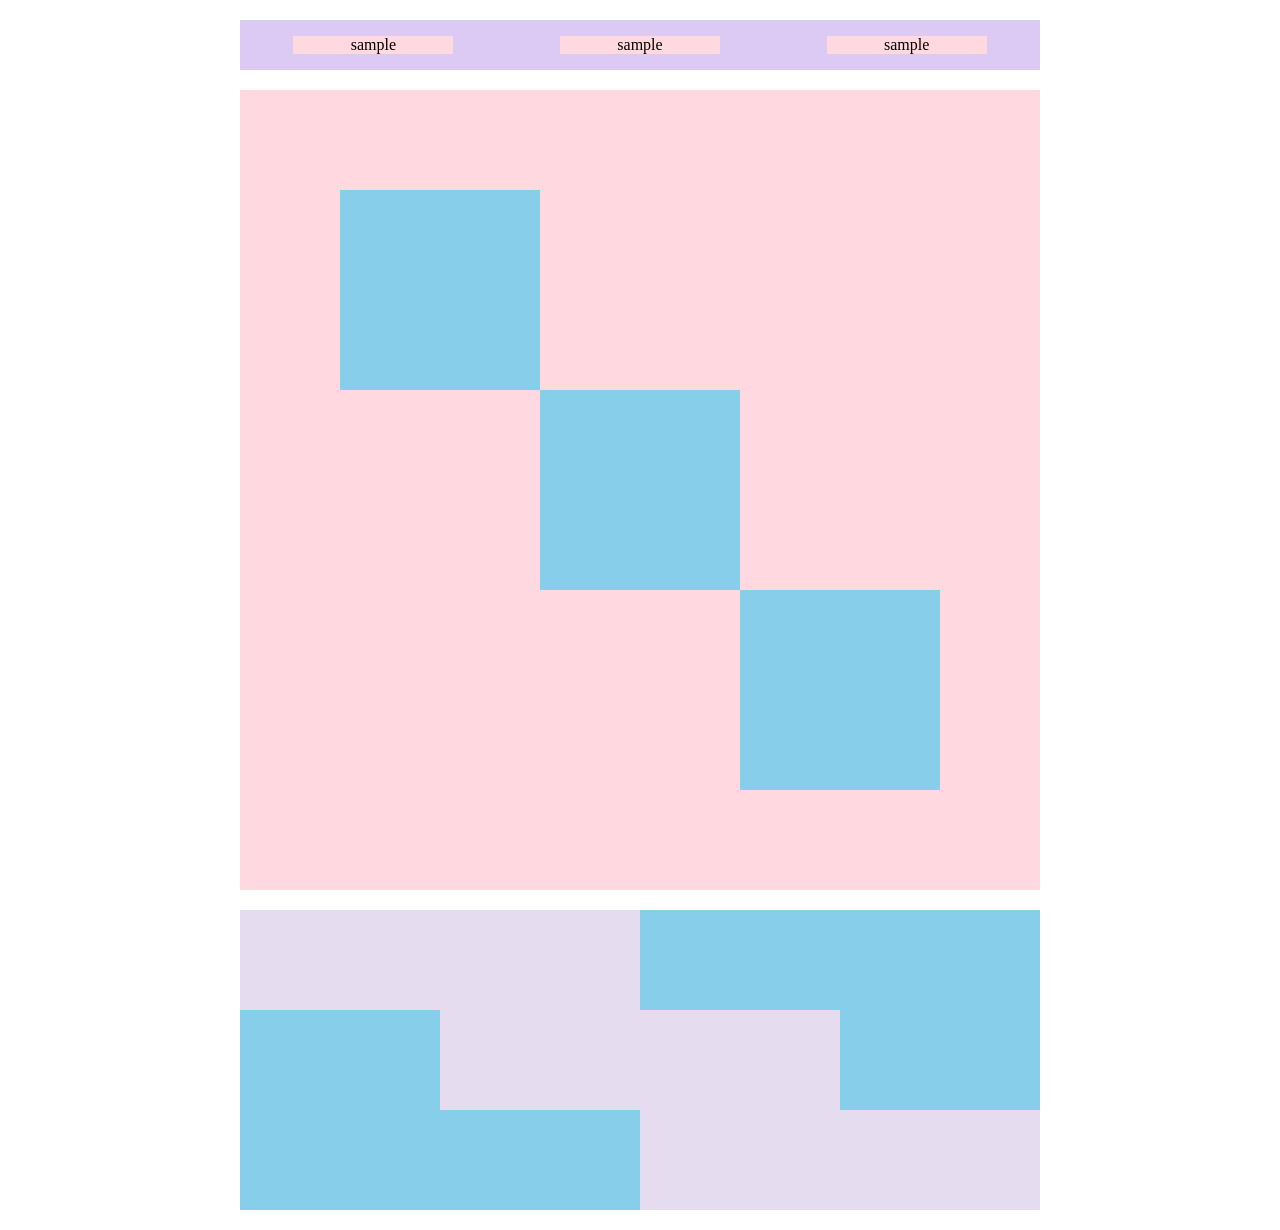
<file: kadai_018/kadai_018.html>
<!DOCTYPE html>
<html>
<head>
  <meta charset="UTF-8">
  <link rel="stylesheet" href="style.css">
  <meta name="description" content="このページは18章の課題です。">
  <title>18章課題</title>
</head>
<body>
  <div id="top">
    <p class="top-child">sample</p>
    <p class="top-child">sample</p>
    <p class="top-child">sample</p>
  </div>
  <div id="middle">
    <div id="middle-child01"></div>
    <div id="middle-child02"></div>
    <div id="middle-child03"></div>
  </div>
  <div id="bottom">
    <div id="bottom-child01"></div>
    <div id="bottom-child02"></div>
    <div id="bottom-child03"></div>
  </div>
</body>
</html>
</file>
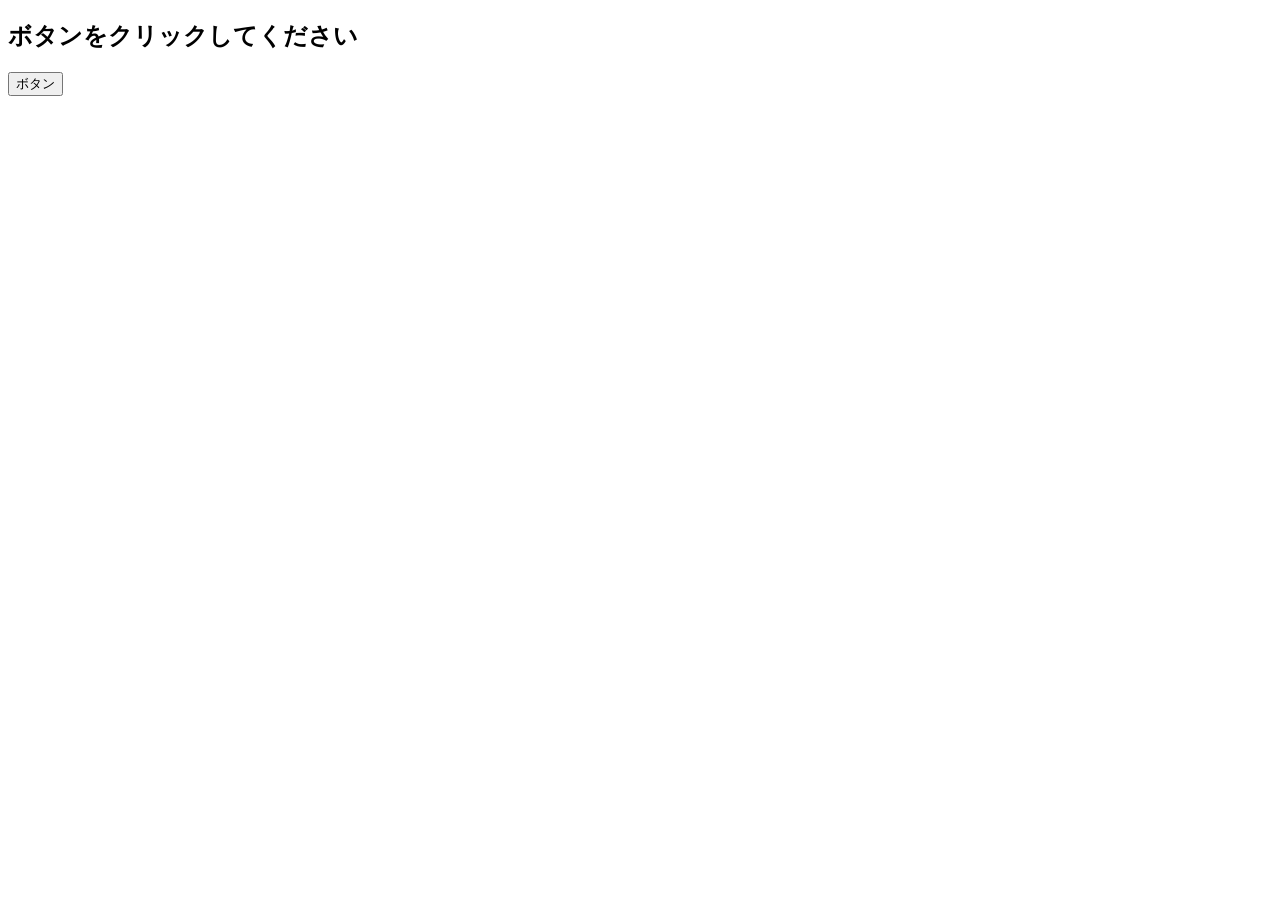
<file: kadai_020/event.html>
<!DOCTYPE html>
<html lang="ja">
<head>
  <title>JavaScriptの基礎を学ぼう_20章課題</title>                                 
  <meta charset="UTF-8">
</head>
<body>
    <h2 id="text">ボタンをクリックしてください</h2>
    <button id="btn">ボタン</button>
    <script src="event.js"></script>
</body>
</html>
</file>
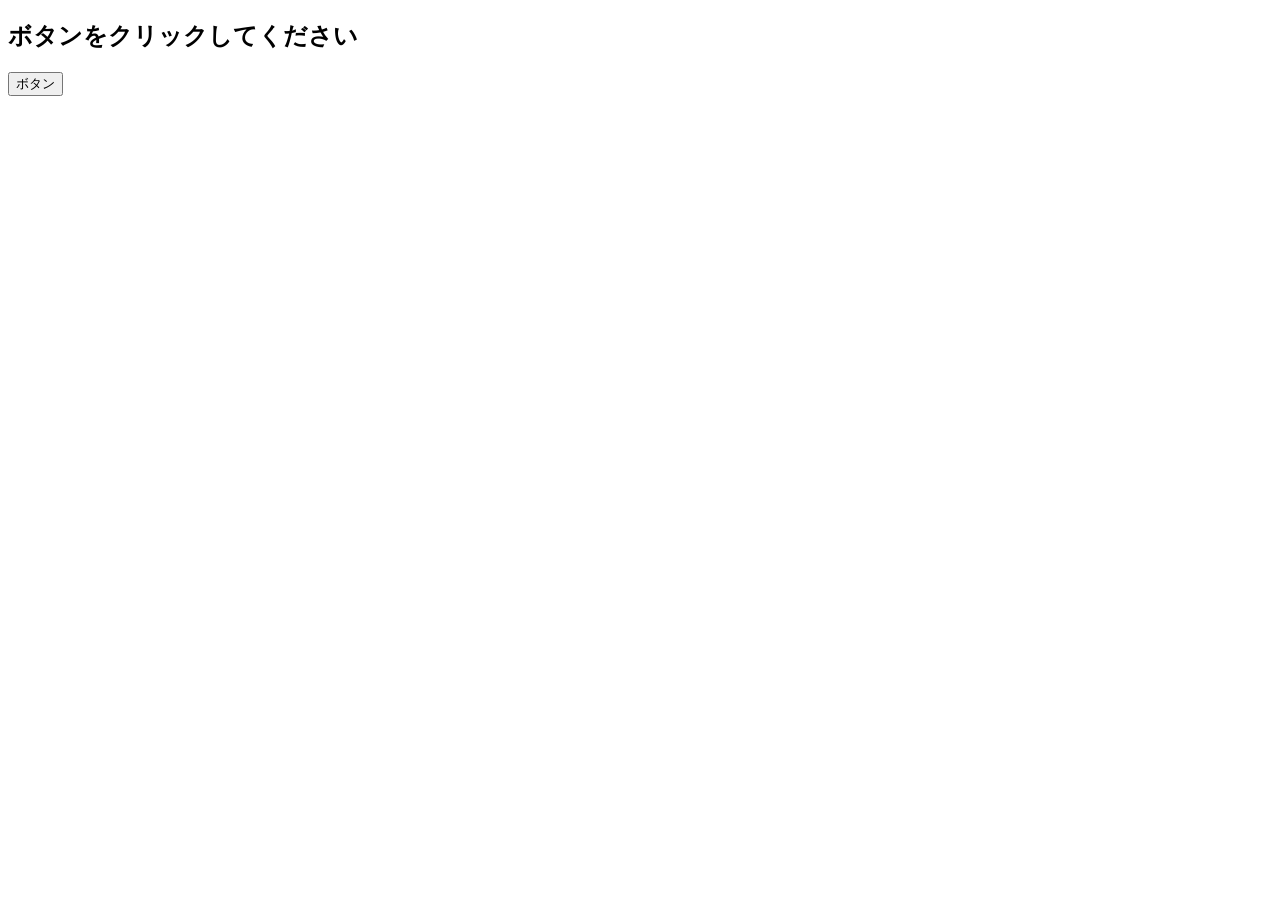
<file: kadai_021/event.html>
<!DOCTYPE html>
<html lang="ja">
<head>
  <title>JavaScriptの基礎を学ぼう_21章課題</title>                                 
  <meta charset="UTF-8">
</head>
<body>
    <h2 id="text">ボタンをクリックしてください</h2>
    <button id="btn">ボタン</button>
    <script src="event.js"></script>
</body>
</html>
</file>
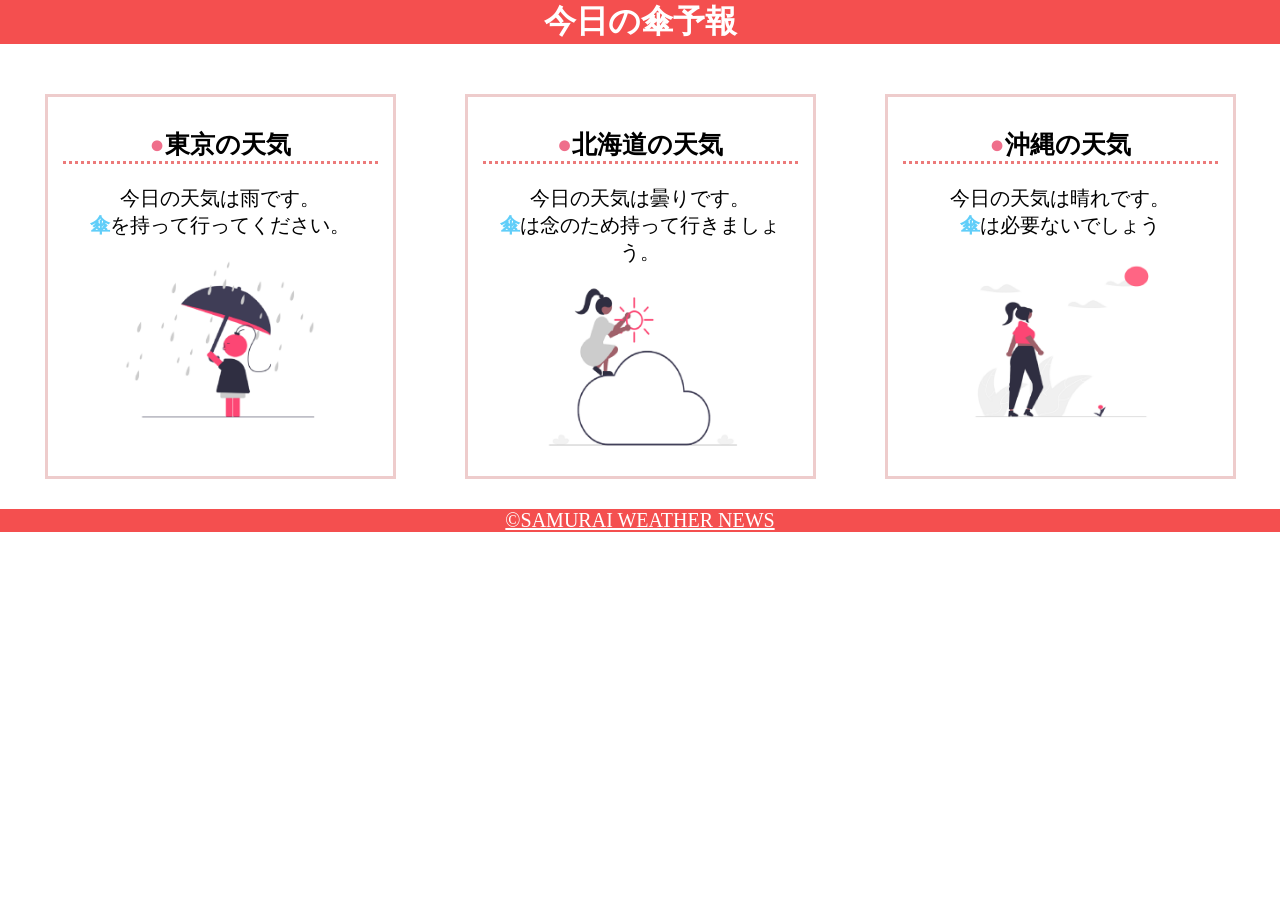
<file: kadai_022/kadai_022.html>
<!DOCTYPE html>
<html>
    <head>
        <meta charset="UTF-8">
        <meta name="viewport" content="width=device-width, initial-scale=1.0">
        <link rel="stylesheet" href="style.css">
        <meta name="description" content="このページは22章の課題です。">
        <title>22章課題</title>
    </head>
    <body>
       
        <header>
            <h1>今日の傘予報</h1>
        </header>  
 
        <main>

            <div id="parent">
                <div class="contents">
                    <h2>東京の天気</h2>
                    <p>今日の天気は雨です。</p>
                    <p>傘を持って行ってください。</p>
                    <img src="images/rainy.png" alt="雨">
                </div>
 
                <div class="contents">
                    <h2>北海道の天気</h2>
                    <p>今日の天気は曇りです。</p>
                    <p>傘は念のため持って行きましょう。</p>
                    <img src="images/cloudy.png" alt="曇り">
                </div>
 
                <div class="contents">
                    <h2>沖縄の天気</h2>
                    <p>今日の天気は晴れです。</p>
                    <p>傘は必要ないでしょう</p>
                    <img src="images/sunny.png" alt="晴れ">
                </div>

            </div>    
 
        </main>
 
        <footer>
            <a href="https://www.sejuku.net/corp/">&copy;SAMURAI WEATHER NEWS</a>
         </footer>
 
    </body>
</html>
</file>
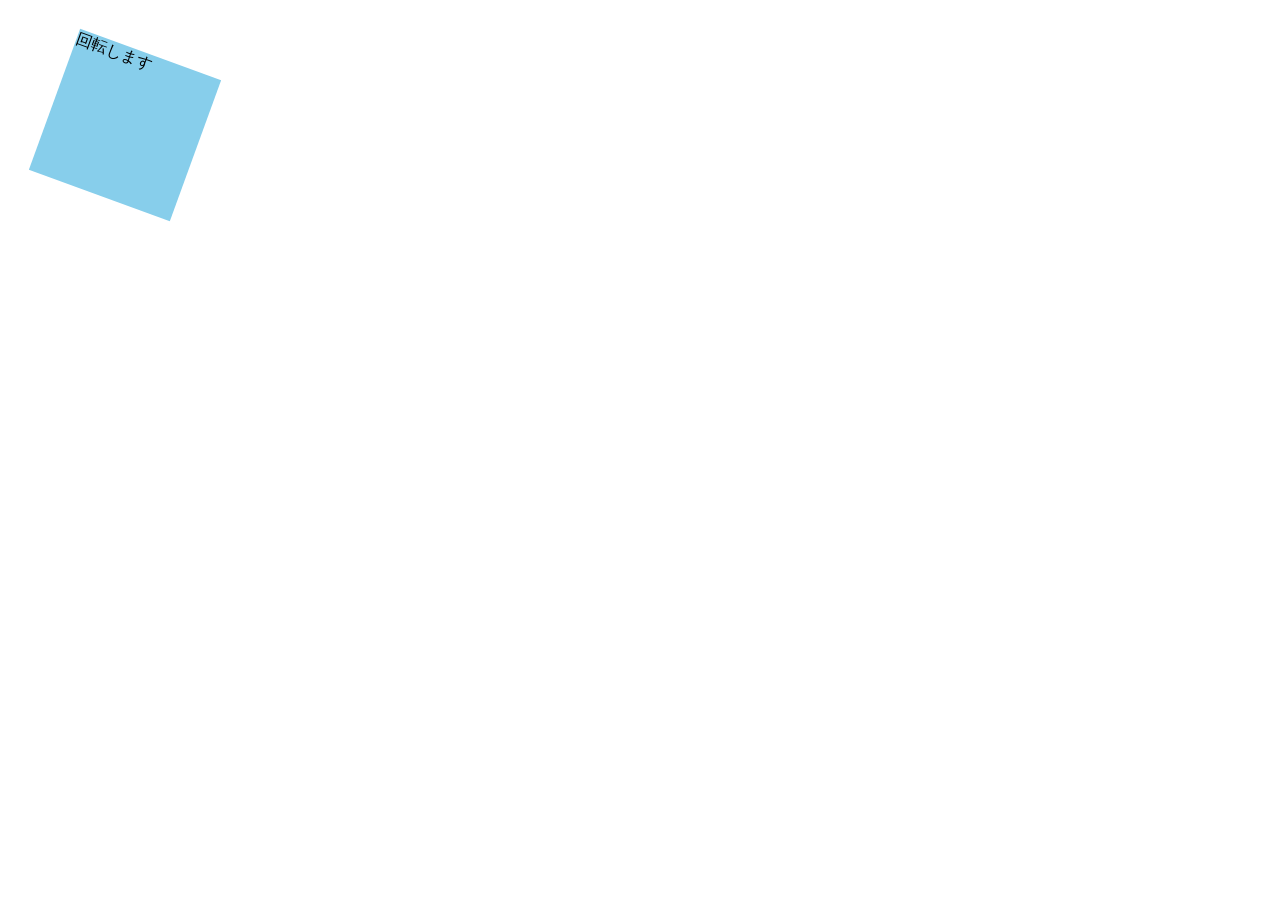
<file: kadai_mdn_css/mdn.html>
<!DOCTYPE html>
<html>

<head>
    <style>
        div {
            position: absolute;
            left: 50px;
            top: 50px;
            width: 150px;
            height: 150px;
            background-color: skyblue;
            transform: rotate(20deg);
        }
    </style>
</head>

<body>
    <div>
        回転します
    </div>

</body>

</html>
</file>
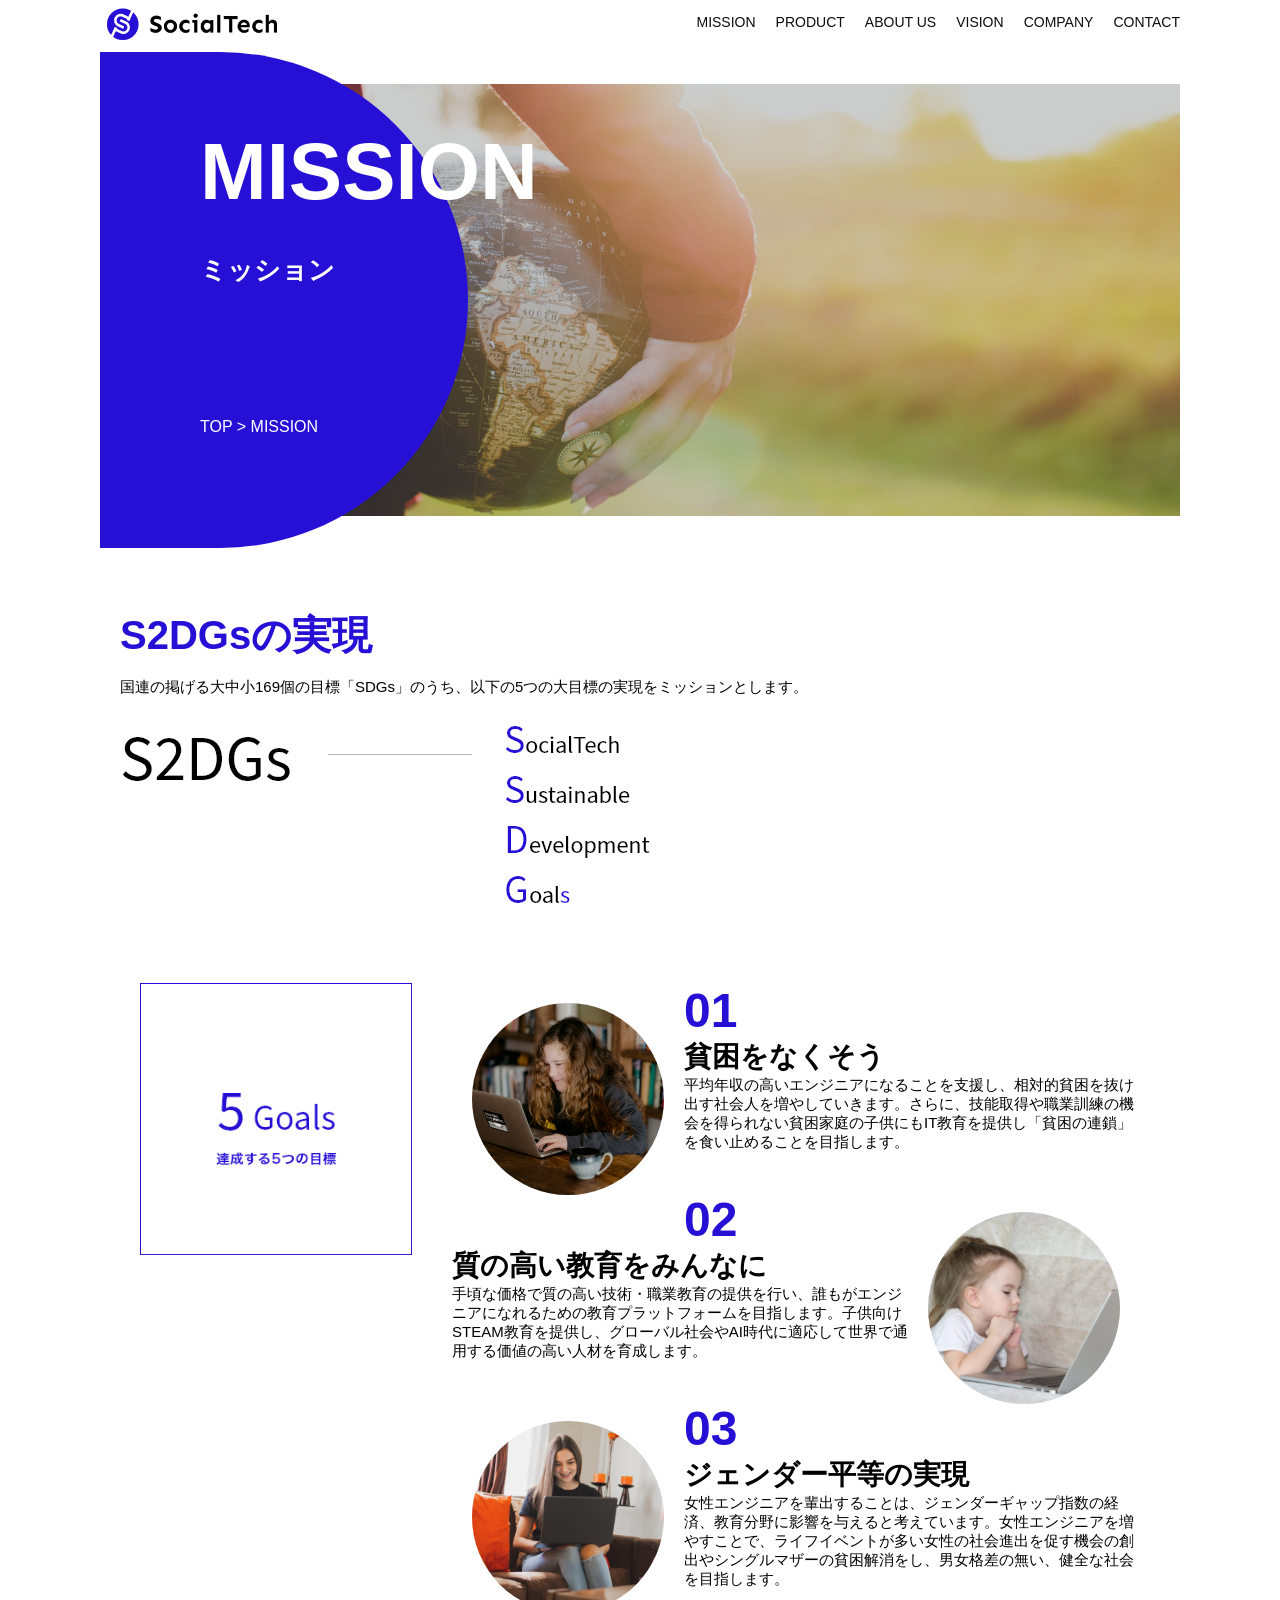
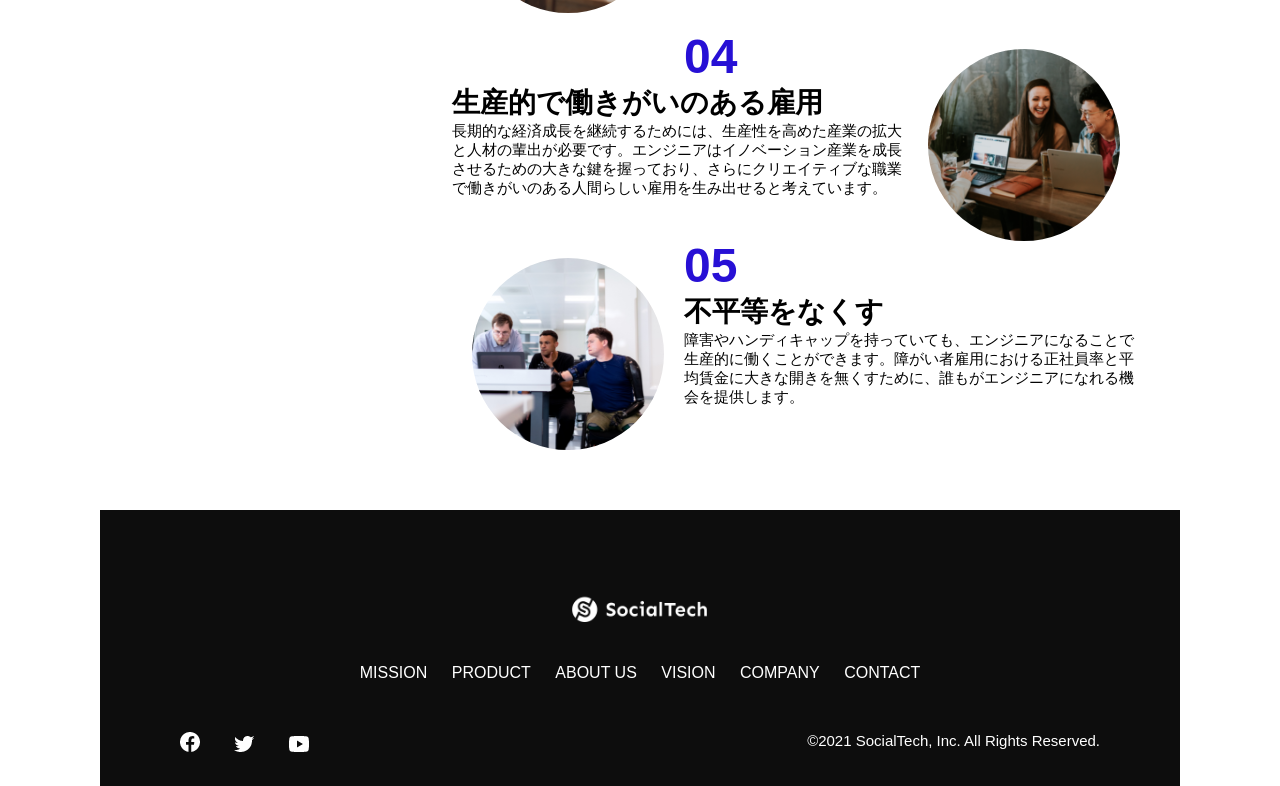
<file: kadai_tutorial_output/socialtech/mission.html>
<!doctype html>
<html>
  <head>
    <title>SocialTech - MISSION ミッション -</title>
    <meta charset="utf-8" />
    <meta
      name="description"
      content="SocialTechが目指す5つの目標（S2DGs）を紹介します"
    />
    <meta name="viewport" content="width=device-width, initial-scale=1.0" />
    <link rel="stylesheet" href="style.css" />
  </head>

  <body>
    <!-- ヘッダー -->
    <header>
      <!-- ロゴ -->
      <a href="index.html" id="logo">
        <img src="images/logo.png" alt="トップページに戻る" />
      </a>

      <!-- PC用ナビゲーション -->
      <nav id="nav-pc">
        <ul>
          <li><a href="mission.html">MISSION</a></li>
          <li><a href="product.html">PRODUCT</a></li>
          <li><a href="index.html#aboutus">ABOUT US</a></li>
          <li><a href="index.html#vision">VISION</a></li>
          <li><a href="index.html#company">COMPANY</a></li>
          <li><a href="index.html#contact">CONTACT</a></li>
        </ul>
      </nav>

      <!-- スマホ用メニューボタン -->
      <button
        id="menu-sp"
        onclick="document.getElementById('nav-sp').style.display = 'block'"
      >
        <img src="images/button-menu.png" alt="ナビゲーションを開く" />
      </button>

      <!-- スマホ用ナビゲーション -->
      <div id="nav-sp">
        <button
          id="close"
          onclick="document.getElementById('nav-sp').style.display = 'none'"
        >
          <img src="images/button-close.png" alt="ナビゲーションを閉じる" />
        </button>

        <nav>
          <ul>
            <li>
              <a
                id="logo-sp"
                href="index.html"
                onclick="
                  document.getElementById('nav-sp').style.display = 'none'
                "
                ><img src="images/logo-sp.png" alt="トップページに戻る"
              /></a>
            </li>
            <li>
              <a
                class="menu"
                href="mission.html"
                onclick="
                  document.getElementById('nav-sp').style.display = 'none'
                "
                >MISSION</a
              >
            </li>
            <li>
              <a
                class="menu"
                href="product.html"
                onclick="
                  document.getElementById('nav-sp').style.display = 'none'
                "
                >PRODUCT</a
              >
            </li>
            <li>
              <a
                class="menu"
                href="index.html#aboutus"
                onclick="
                  document.getElementById('nav-sp').style.display = 'none'
                "
                >ABOUT US</a
              >
            </li>
            <li>
              <a
                class="menu"
                href="index.html#vision"
                onclick="
                  document.getElementById('nav-sp').style.display = 'none'
                "
                >VISION</a
              >
            </li>
            <li>
              <a
                class="menu"
                href="index.html#company"
                onclick="
                  document.getElementById('nav-sp').style.display = 'none'
                "
                >COMPANY</a
              >
            </li>
            <li>
              <a
                class="menu"
                href="index.html#contact"
                onclick="
                  document.getElementById('nav-sp').style.display = 'none'
                "
                >CONTACT</a
              >
            </li>
          </ul>
        </nav>
        <div id="sns">
          <a href="https://www.facebook.com/sejuku2013">
            <img src="images/button-facebook.png" alt="Facebookのリンク" />
          </a>
          <a href="https://twitter.com/samuraijuku">
            <img src="images/button-twitter.png" alt="Twitterのリンク" />
          </a>
          <a href="https://www.youtube.com/channel/UCCFOQO5aDK0xXam4cUQXT8g">
            <img src="images/button-youtube.png" alt="YouTubeのリンク" />
          </a>
        </div>
      </div>
    </header>

    <main>
      <article>
        <section id="mission-main">
          <div class="mission-main-inner">
            <div id="mission-title">
              <h1>MISSION<br /><span>ミッション</span></h1>
              <p>TOP > MISSION</p>
            </div>
          </div>
        </section>
        <section id="mission-s2dgs">
          <h2 class="mission-h2">S2DGsの実現</h2>
          <p>
            国連の掲げる大中小169個の目標「SDGs」のうち、以下の5つの大目標の実現をミッションとします。
          </p>
          <img src="images/mission/mission-s2dgs.png" alt="S2DGs" />
        </section>
        <section id="mission-five-goals">
          <div class="five-goals-image">
            <img src="images/mission/mission-5goals.png" alt="5Goals" />
          </div>
          <div class="five-goals-read">
            <div>
              <img
                class="fivegoals-image-left"
                src="images/mission/mission-5goals01.png"
                alt="PCを操作する女の子"
              />
              <span class="fivegoals-number">01</span>
              <h3 class="fivegoals-h3">貧困をなくそう</h3>
              <p class="fivegoals-p">
                平均年収の高いエンジニアになることを支援し、相対的貧困を抜け出す社会人を増やしていきます。さらに、技能取得や職業訓練の機会を得られない貧困家庭の子供にもIT教育を提供し「貧困の連鎖」を食い止めることを目指します。
              </p>
            </div>
            <div>
              <img
                class="fivegoals-image-right"
                src="images/mission/mission-5goals02.png"
                alt="PCを見つめる小さい女の子"
              />
              <span class="fivegoals-number">02</span>
              <h3 class="fivegoals-h3">質の高い教育をみんなに</h3>
              <p class="fivegoals-p">
                手頃な価格で質の高い技術・職業教育の提供を行い、誰もがエンジニアになれるための教育プラットフォームを目指します。子供向けSTEAM教育を提供し、グローバル社会やAI時代に適応して世界で通用する価値の高い人材を育成します。
              </p>
            </div>
            <div>
              <img
                class="fivegoals-image-left"
                src="images/mission/mission-5goals03.png"
                alt="PCを操作する女性"
              />
              <span class="fivegoals-number">03</span>
              <h3 class="fivegoals-h3">ジェンダー平等の実現</h3>
              <p class="fivegoals-p">
                女性エンジニアを輩出することは、ジェンダーギャップ指数の経済、教育分野に影響を与えると考えています。女性エンジニアを増やすことで、ライフイベントが多い女性の社会進出を促す機会の創出やシングルマザーの貧困解消をし、男女格差の無い、健全な社会を目指します。
              </p>
            </div>
            <div>
              <img
                class="fivegoals-image-right"
                src="images/mission/mission-5goals04.png"
                alt="笑顔で話し合う3人の男女"
              />
              <span class="fivegoals-number">04</span>
              <h3 class="fivegoals-h3">生産的で働きがいのある雇用</h3>
              <p class="fivegoals-p">
                長期的な経済成長を継続するためには、生産性を高めた産業の拡大と人材の輩出が必要です。エンジニアはイノベーション産業を成長させるための大きな鍵を握っており、さらにクリエイティブな職業で働きがいのある人間らしい雇用を生み出せると考えています。
              </p>
            </div>
            <div>
              <img
                class="fivegoals-image-left"
                src="images/mission/mission-5goals05.png"
                alt="障害を持つ男性が生き生きと働く様子"
              />
              <span class="fivegoals-number">05</span>
              <h3 class="fivegoals-h3">不平等をなくす</h3>
              <p class="fivegoals-p">
                障害やハンディキャップを持っていても、エンジニアになることで生産的に働くことができます。障がい者雇用における正社員率と平均賃金に大きな開きを無くすために、誰もがエンジニアになれる機会を提供します。
              </p>
            </div>
          </div>
        </section>
      </article>
    </main>

    <footer>
      <div id="footer-logo">
        <img src="images/logo-sp.png" alt="SocialTech" />
      </div>
      <div id="footer-link">
        <a href="mission.html">MISSION</a>
        <a href="product.html">PRODUCT</a>
        <a href="index.html#aboutus">ABOUT US</a>
        <a href="index.html#vision">VISION</a>
        <a href="index.html#company">COMPANY</a>
        <a href="index.html#contact">CONTACT</a>
      </div>
      <div id="sns-footer">
        <div class="sns-btns">
          <a href="https://www.facebook.com/sejuku2013"
            ><img src="images/button-facebook.png" alt="Facebookのリンク"
          /></a>
          <a href="https://twitter.com/samuraijuku"
            ><img src="images/button-twitter.png" alt="Twitterのリンク"
          /></a>
          <a href="https://www.youtube.com/channel/UCCFOQO5aDK0xXam4cUQXT8g"
            ><img src="images/button-youtube.png" alt="YouTubeのリンク"
          /></a>
        </div>
        <p id="copyright">&copy;2021 SocialTech, Inc. All Rights Reserved.</p>
      </div>
    </footer>
  </body>
</html>
</file>
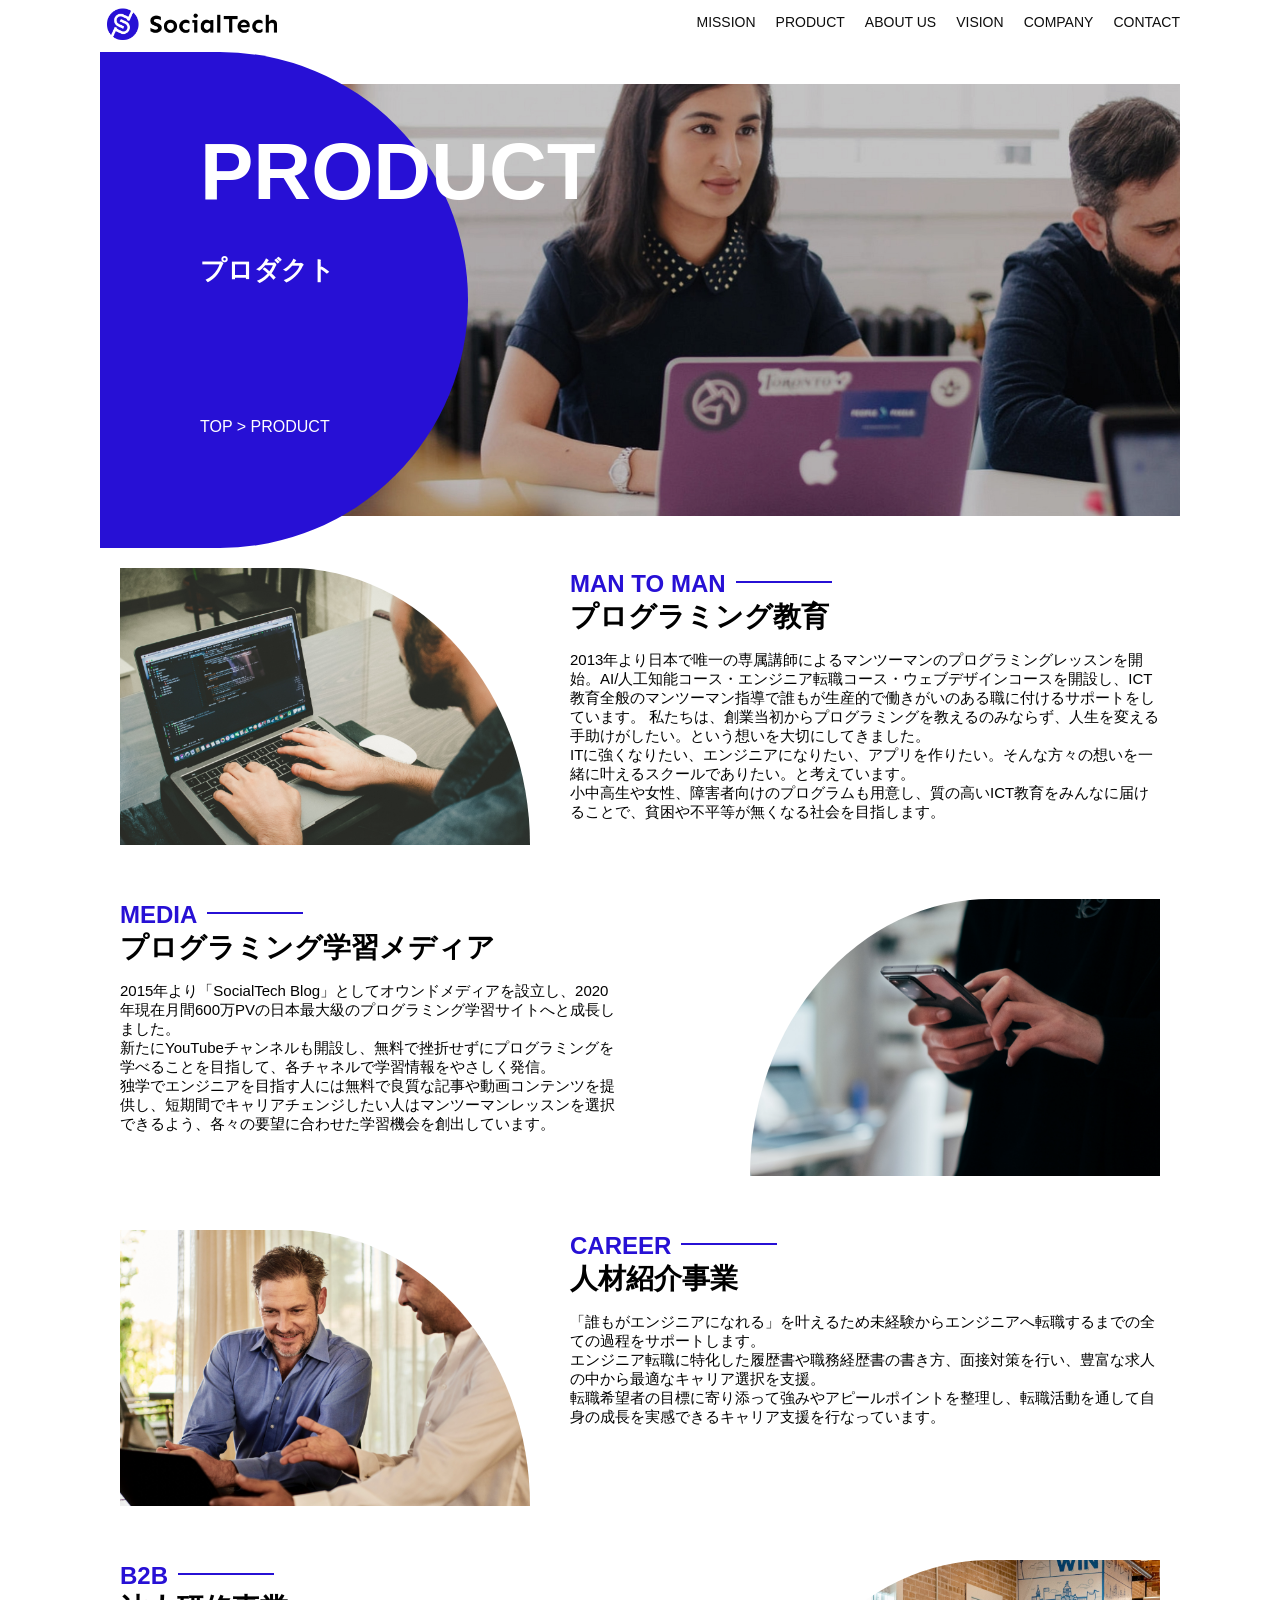
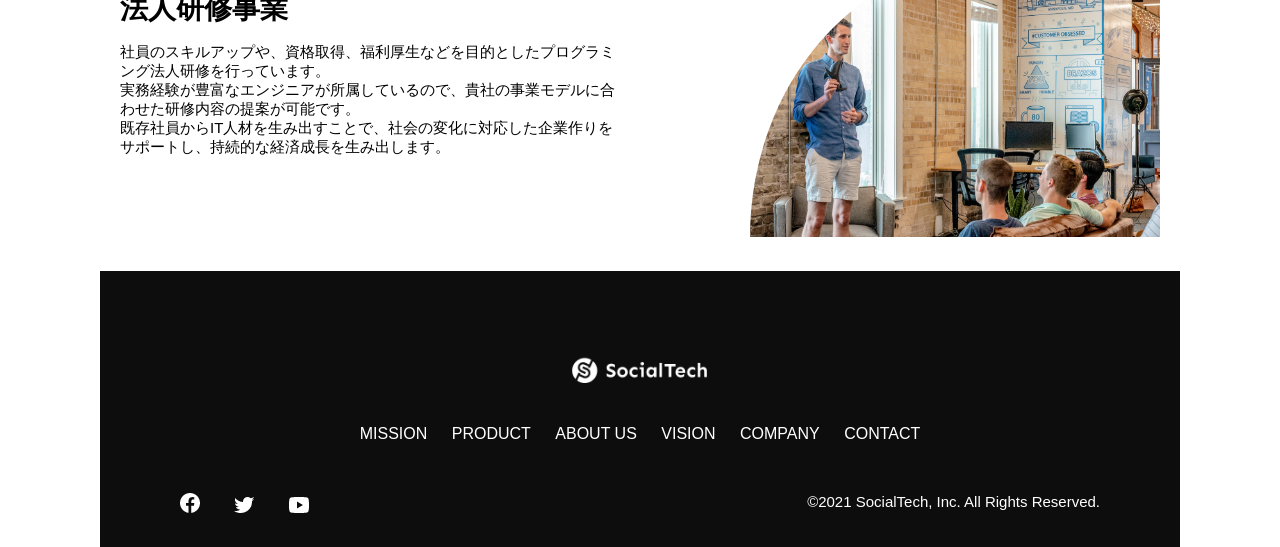
<file: kadai_tutorial_output/socialtech/product.html>
<!doctype html>
<html>
  <head>
    <title>SocialTech -PRODUCT プロダクト-</title>
    <meta charset="utf-8" />
    <meta
      name="description"
      content="SocialTechの4つのプロダクトを紹介します"
    />
    <meta name="viewport" content="width=device-width, initial-scale=1.0" />
    <link rel="stylesheet" href="style.css" />
  </head>

  <body>
    <!-- ヘッダー -->
    <header>
      <!-- ロゴ -->
      <a href="index.html" id="logo">
        <img src="images/logo.png" alt="トップページに戻る" />
      </a>

      <!-- PC用ナビゲーション -->
      <nav id="nav-pc">
        <ul>
          <li><a href="mission.html">MISSION</a></li>
          <li><a href="product.html">PRODUCT</a></li>
          <li><a href="index.html#aboutus">ABOUT US</a></li>
          <li><a href="index.html#vision">VISION</a></li>
          <li><a href="index.html#company">COMPANY</a></li>
          <li><a href="index.html#contact">CONTACT</a></li>
        </ul>
      </nav>

      <!-- スマホ用メニューボタン -->
      <button
        id="menu-sp"
        onclick="document.getElementById('nav-sp').style.display = 'block'"
      >
        <img src="images/button-menu.png" alt="ナビゲーションを開く" />
      </button>

      <!-- スマホ用ナビゲーション -->
      <div id="nav-sp">
        <button
          id="close"
          onclick="document.getElementById('nav-sp').style.display = 'none'"
        >
          <img src="images/button-close.png" alt="ナビゲーションを閉じる" />
        </button>

        <nav>
          <ul>
            <li>
              <a
                id="logo-sp"
                href="index.html"
                onclick="
                  document.getElementById('nav-sp').style.display = 'none'
                "
                ><img src="images/logo-sp.png" alt="トップページに戻る"
              /></a>
            </li>
            <li>
              <a
                class="menu"
                href="mission.html"
                onclick="
                  document.getElementById('nav-sp').style.display = 'none'
                "
                >MISSION</a
              >
            </li>
            <li>
              <a
                class="menu"
                href="product.html"
                onclick="
                  document.getElementById('nav-sp').style.display = 'none'
                "
                >PRODUCT</a
              >
            </li>
            <li>
              <a
                class="menu"
                href="index.html#aboutus"
                onclick="
                  document.getElementById('nav-sp').style.display = 'none'
                "
                >ABOUT US</a
              >
            </li>
            <li>
              <a
                class="menu"
                href="index.html#vision"
                onclick="
                  document.getElementById('nav-sp').style.display = 'none'
                "
                >VISION</a
              >
            </li>
            <li>
              <a
                class="menu"
                href="index.html#company"
                onclick="
                  document.getElementById('nav-sp').style.display = 'none'
                "
                >COMPANY</a
              >
            </li>
            <li>
              <a
                class="menu"
                href="index.html#contact"
                onclick="
                  document.getElementById('nav-sp').style.display = 'none'
                "
                >CONTACT</a
              >
            </li>
          </ul>
        </nav>
        <div id="sns">
          <a href="https://www.facebook.com/sejuku2013">
            <img src="images/button-facebook.png" alt="Facebookのリンク" />
          </a>
          <a href="https://twitter.com/samuraijuku">
            <img src="images/button-twitter.png" alt="Twitterのリンク" />
          </a>
          <a href="https://www.youtube.com/channel/UCCFOQO5aDK0xXam4cUQXT8g">
            <img src="images/button-youtube.png" alt="YouTubeのリンク" />
          </a>
        </div>
      </div>
    </header>

    <main>
      <article>
        <section id="product-main">
          <div class="product-main-inner">
            <div id="product-title">
              <h1>PRODUCT<br /><span>プロダクト</span></h1>
              <p>TOP > PRODUCT</p>
            </div>
          </div>
        </section>

        <section class="product-section product-section-left">
          <div class="product-section-img">
            <img
              src="images/product/product-mantoman.png"
              alt="PCでコードを書く男性"
            />
          </div>
          <div class="product-read">
            <h2 class="product-h2">MAN TO MAN</h2>
            <h3 class="product-h3">プログラミング教育</h3>
            <p>
              2013年より日本で唯一の専属講師によるマンツーマンのプログラミングレッスンを開始。AI/人工知能コース・エンジニア転職コース・ウェブデザインコースを開設し、ICT教育全般のマンツーマン指導で誰もが生産的で働きがいのある職に付けるサポートをしています。
              私たちは、創業当初からプログラミングを教えるのみならず、人生を変える手助けがしたい。という想いを大切にしてきました。<br />ITに強くなりたい、エンジニアになりたい、アプリを作りたい。そんな方々の想いを一緒に叶えるスクールでありたい。と考えています。<br />小中高生や女性、障害者向けのプログラムも用意し、質の高いICT教育をみんなに届けることで、貧困や不平等が無くなる社会を目指します。
            </p>
          </div>
        </section>

        <section class="product-section product-section-right">
          <div class="product-read">
            <h2 class="product-h2">MEDIA</h2>
            <h3 class="product-h3">プログラミング学習メディア</h3>
            <p>
              2015年より「SocialTech
              Blog」としてオウンドメディアを設立し、2020年現在月間600万PVの日本最大級のプログラミング学習サイトへと成長しました。<br />新たにYouTubeチャンネルも開設し、無料で挫折せずにプログラミングを学べることを目指して、各チャネルで学習情報をやさしく発信。<br />独学でエンジニアを目指す人には無料で良質な記事や動画コンテンツを提供し、短期間でキャリアチェンジしたい人はマンツーマンレッスンを選択できるよう、各々の要望に合わせた学習機会を創出しています。
            </p>
          </div>
          <div class="product-section-img">
            <img
              src="images/product/product-media.png"
              alt="スマートフォンを操作する人"
            />
          </div>
        </section>

        <section class="product-section product-section-left">
          <div class="product-section-img">
            <img
              src="images/product/product-career.png"
              alt="笑顔で話し合う2人の男性"
            />
          </div>
          <div class="product-read">
            <h2 class="product-h2">CAREER</h2>
            <h3 class="product-h3">人材紹介事業</h3>
            <p>
              「誰もがエンジニアになれる」を叶えるため未経験からエンジニアへ転職するまでの全ての過程をサポートします。<br />エンジニア転職に特化した履歴書や職務経歴書の書き方、面接対策を行い、豊富な求人の中から最適なキャリア選択を支援。<br />転職希望者の目標に寄り添って強みやアピールポイントを整理し、転職活動を通して自身の成長を実感できるキャリア支援を行なっています。<br />
            </p>
          </div>
        </section>

        <section class="product-section product-section-right">
          <div class="product-read">
            <h2 class="product-h2">B2B</h2>
            <h3 class="product-h3">法人研修事業</h3>
            <p>
              社員のスキルアップや、資格取得、福利厚生などを目的としたプログラミング法人研修を行っています。<br />実務経験が豊富なエンジニアが所属しているので、貴社の事業モデルに合わせた研修内容の提案が可能です。<br />既存社員からIT人材を生み出すことで、社会の変化に対応した企業作りをサポートし、持続的な経済成長を生み出します。
            </p>
          </div>
          <div class="product-section-img">
            <img
              src="images/product/product-b2b.png"
              alt="講演中の男性とそれを聴く人々"
            />
          </div>
        </section>
      </article>
    </main>

    <footer>
      <div id="footer-logo">
        <img src="images/logo-sp.png" alt="SocialTech" />
      </div>
      <div id="footer-link">
        <a href="mission.html">MISSION</a>
        <a href="product.html">PRODUCT</a>
        <a href="index.html#aboutus">ABOUT US</a>
        <a href="index.html#vision">VISION</a>
        <a href="index.html#company">COMPANY</a>
        <a href="index.html#contact">CONTACT</a>
      </div>
      <div id="sns-footer">
        <div class="sns-btns">
          <a href="https://www.facebook.com/sejuku2013"
            ><img src="images/button-facebook.png" alt="Facebookのリンク"
          /></a>
          <a href="https://twitter.com/samuraijuku"
            ><img src="images/button-twitter.png" alt="Twitterのリンク"
          /></a>
          <a href="https://www.youtube.com/channel/UCCFOQO5aDK0xXam4cUQXT8g"
            ><img src="images/button-youtube.png" alt="YouTubeのリンク"
          /></a>
        </div>
        <p id="copyright">&copy;2021 SocialTech, Inc. All Rights Reserved.</p>
      </div>
    </footer>
  </body>
</html>
</file>
<file: kadai_013/style.css>
/* 共通・PC向け基本スタイル */
body {
  margin: 0;
  font-family: sans-serif;
  color: #333333;
  background-color: #ffffff;
}

header {
  display: flex;
  justify-content: space-between;
  align-items: center;
  padding: 16px 24px;
}

#logo-pc img {
  display: block;
  height: 32px;
}

#nav-pc {
  display: flex;
  gap: 24px;
}

#nav-pc a {
  text-decoration: none;
  color: #333333;
  font-size: 14px;
  letter-spacing: 0.08em;
}

#main-visual {
  padding: 16px 24px 40px;
}

#main-visual h1 {
  margin: 16px 0 6px;
  font-size: 24px;
}

#main-visual p {
  margin: 0 0 20px;
  font-size: 14px;
}

#main-visual img {
  display: block;
  width: 100%;
  height: auto;
}

/* PC画面幅のときにSP用要素を非表示 */
@media screen and (min-width: 768px) {
  #menu-sp,
  #nav-sp {
    display: none;
  }
}

/* スマホ画面幅（767px以下）のレイアウト */
@media screen and (max-width: 767px) {
  body {
    min-width: 375px;
    margin: 0;
  }

  header {
    padding: 0 0 0 16px;
  }

  /* PCのナビゲーションを非表示に */
  #nav-pc {
    display: none;
  }

  /* ハンバーガーメニュー */
  #menu-sp {
    float: right;
    padding: 0;
    cursor: pointer;
  }

  /* スマホ用ナビゲーション */
  #nav-sp {
    background-color: #ce933e;
    position: absolute;
    left: 0;
    top: 0;
    height: 100%;
    width: 100%;
    display: none;
    z-index: 100;
  }

  #nav-sp ul {
    padding-left: 0;
    margin: 0;
  }

  #nav-sp li {
    list-style: none;
  }

  /* ×ボタン */
  #close {
    position: absolute;
    top: 20px;
    right: 20px;
    cursor: pointer;
  }

  /* ナビゲーションメニュー用ロゴ */
  #logo-sp {
    margin: 80px 0 30px 20px;
  }

  #nav-sp a {
    display: block;
  }

  #nav-sp a:link {
    color: #ffffff;
  }

  #nav-sp a:visited {
    color: #ffffff;
  }

  #nav-sp a:hover {
    color: #ffffff;
    text-decoration: underline;
  }

  #nav-sp a:active {
    color: #ffffff;
  }

  #nav-sp .menu {
    text-decoration: none;
    display: block;
    margin: 0 20px;
    height: 44px;
    font-size: 16px;
    background-image: url("images/arrow.png");
    background-repeat: no-repeat;
    background-position: right top;
  }

  #main-visual {
    padding: 16px 0 24px;
  }

  #main-visual h1,
  #main-visual p {
    padding: 0 16px;
  }
}
</file>
<file: kadai_tutorial_output/socialtech/style.css>
/* PC、スマホ共通スタイル */
* {
  box-sizing: border-box;
}

p {
  font-size: 15px;
}

body {
  max-width: 1080px;
  margin: 0 auto 0 auto;
  font-family:
    "Source Sans Pro", "Hiragino Kaku Gothic ProN", Meiryo, Arial, sans-serif;
}

/* ヘッダー */
header {
  display: flex;
  justify-content: space-between;
}

/* ナビゲーションのレイアウト */
#nav-pc {
  font-size: 14px;
}

#nav-pc ul {
  display: flex;
  padding-left: 0;
}

#nav-pc li {
  list-style: none;
}

/* ナビゲーションのリンクの装飾設定 */
#nav-pc a {
  text-decoration: none;
  margin-left: 20px;
  color: #0d0d0d;
}

#nav-pc a:hover {
  text-decoration: underline;
}

/* スマホ用ナビを非表示 */
#nav-sp,
#menu-sp {
  display: none;
}

/* メインビジュアル*/
#main-visual {
  position: relative;
  height: 400px;
}

#main-message {
  position: absolute;
  top: 0;
  left: 0;
  background-color: #2710d5;
  color: #ffffff;
  border-radius: 0 0 476px 0;
  max-width: 620px;
  height: 100%;
  width: 100%;
  z-index: 11;
}

#main-message h1 {
  font-size: 60px;
  margin: 100px 0 0 50px;
}

#main-message > p {
  font-size: 28px;
  margin: 0 0 0 50px;
}

#main-visual > img {
  max-width: 620px;
  border-radius: 476px 0 0 0;
  position: absolute;
  top: 0;
  right: 0;
  z-index: 10;
}

/*見出し*/
h2 {
  margin: 40px 0 0 0;
}

h2::after {
  content: url("images/line.png");
  margin-left: 10px;
}

h3 {
  font-size: 27px;
}

/* ミッション */
#mission {
  margin: 80px auto 80px auto;
}

#mission-flex {
  display: flex;
}

#mission-flex > div {
  width: 50%;
  margin: 20px;
}

#mission-photo {
  width: 100%;
}

#s2dgs {
  margin-top: 50px;
  width: 100%;
}

/* プロダクト */
#product {
  background-color: #fafafa;
  margin: 80px 0 80px 0;
  padding: 10px 40px 0px 40px;
}

/* 外枠 */
#product .product-flex {
  margin-top: 40px;
  display: flex;
}

/* 左のカラム */
#product-left {
  width: 50%;
  margin-right: 20px;
}

/* 右のカラム */
#product-right {
  width: 50%;
  margin-left: 20px;
  margin-top: 80px;
}

/* 写真＋説明の枠 */
#product-left > div {
  position: relative;
  height: 480px;
  margin-right: 20px;
}

#product-right > div {
  position: relative;
  height: 480px;
  margin-left: 20px;
}

/* 写真*/
.product-photo {
  width: 100%;
}

/* 説明文の枠 */
.product-explain {
  background-color: #ffffff;
  position: absolute;
  left: 0;
  bottom: 50px;
  margin: 0 40px 0 40px;
  padding: 20px;
  box-shadow: 5px 5px 10px rgba(0, 0, 0, 0.05);
}

/* 説明文の英語 */
.product-explain > span {
  color: #2710d5;
  font-weight: bold;
  font-size: 16px;
  margin: 0px;
}

/* 説明文の見出し */
.product-explain > h3 {
  margin: 5px 0 5px 0;
}

/* 説明文 */
.product-explain > p {
  font-size: 14px;
  margin: 0;
}

/* もっと見るボタン */
#product-more {
  text-align: center;
}

#product-more a {
  position: relative;
  bottom: -42px;
}

/* ABOUT US */
#aboutus {
  margin: 80px auto 80px auto;
}

/* ３つの組織文化と写真を入れる枠 */
#aboutus > div {
  display: flex;
}

/* 写真 */
.culture-img {
  width: 50%;
  align-self: flex-start;
}

.culture-img2 {
  margin-top: 50px;
  width: 100%;
}

/* 3つの組織文化の表 */
.culture-table {
  margin-right: 50px;
}

/* 番号 */
.culture-num {
  font-size: 80px;
  color: #2710d5;
  padding: 0 20px 0 0;
}

/* 見出し */
.culture-table th {
  text-align: left;
  font-size: 28px;
  font-weight: bold;
}

/* 組織文化英語 */
.culture-en {
  color: #2710d5;
  font-size: 24px;
}

/* 説明文 */
.culture-description {
  margin: 0;
}

/* ビジョン */
#vision {
  margin: 80px auto 80px auto;
}

/* セクション内の外枠*/
#vision > div {
  display: flex;
  justify-content: space-between;
  flex-wrap: wrap;
}

/*7つの行動指針の枠*/
.vision-box {
  width: 300px;
  height: 300px;
  margin-bottom: 30px;
  position: relative;
}

.vision-box > img {
  width: 100%;
  position: relative;
  z-index: 30;
}

.vision-box > div {
  position: absolute;
  top: 0;
  left: 0;
  z-index: 31;
  margin-right: 20px;
}

.vision-box > div > h4 {
  color: #2710d5;
  font-size: 19px;
  margin: 80px 0 0 0;
}

.vision-box > div > h4::first-letter {
  font-size: 40px;
}

.vision-box > div > h5 {
  font-size: 20px;
  margin: 0 0 0 0;
}

.vision-box > div > p {
  margin: 10px 0 0 0;
}

/*会社概要*/
#company {
  margin: 80px auto 80px auto;
}

#company-table {
  width: 100%;
}

.tableheader {
  text-align: left;
  padding: 20px;
  border-bottom-color: #2710d5;
  border-bottom-width: 1px;
  border-bottom-style: solid;
  width: 100px;
}

.tableheader-first {
  border-top-color: #2710d5;
  border-top-width: 1px;
  border-top-style: solid;
}

.cell {
  padding: 30px;
  border-bottom-color: #ececec;
  border-bottom-width: 1px;
  border-bottom-style: solid;
}

.cell-first {
  border-top-color: #ececec;
  border-top-width: 1px;
  border-top-style: solid;
}

#company > iframe {
  width: 100%;
  height: 368px;
  margin-top: 40px;
}

/* お問い合わせ */
#contact {
  margin: 80px auto 80px auto;
}

/* 外枠 */
#contact > form > div {
  display: flex;
  flex-direction: row;
  flex-wrap: wrap;
  padding-bottom: 30px;
}

/* 左列　見出し */
.contact-heading {
  width: 240px;
  align-self: center;
}

/* 見出しのラベル */
.contact-label {
  font-weight: bold;
}

/* 必須 */
.contact-span {
  color: #ce2222;
  margin: 0 0 0 20px;
  font-weight: bold;
}

/* テキストボックス */
.contact-textbox {
  border-top: 0px;
  border-left: 0px;
  border-right: 0px;
  border-bottom-width: 1px;
  border-bottom-color: #707070;
  border-style: solid;
  background-color: #fafafa;
  height: 56px;
  width: 400px;
}

/* お問い合わせ内容のテキストエリア */
.contact-textarea {
  border-top: 0px;
  border-left: 0px;
  border-right: 0px;
  border-bottom-width: 1px;
  border-bottom-color: #707070;
  background-color: #fafafa;
  width: 400px;
  height: 200px;
}

/* 個人情報の取り扱い */
#contact dt {
  font-weight: bold;
}

#contact dd {
  margin: 0 0 16px 0;
}

#contact dd p {
  margin: 0;
}

#contact dd ul {
  padding-left: 0;
}

#contact dd li {
  margin-bottom: 0;
  list-style: none;
}

/* フッター */
footer {
  background-color: #0d0d0d;
  text-align: center;
  padding: 80px 80px 30px 80px;
}

#footer-logo {
  margin-bottom: 30px;
}

#footer-link {
  margin-bottom: 50px;
}

#footer-link > a {
  text-decoration: none;
  margin: 10px;
  color: #ffffff;
}

#footer-link > a:hover {
  text-decoration: underline;
}

#sns-footer {
  display: flex;
  justify-content: space-between;
}

#sns-footer a {
  margin-right: 30px;
}

#copyright {
  color: #ffffff;
  margin: 0;
}

/* mission.html用スタイル */
/* ミッションのメインビジュアル */
.mission-main-inner {
  background-image: url("images/mission/mission-main.png");
  background-repeat: no-repeat;
  background-position-y: center;
}

#mission-title {
  background-color: #2710d5;
  width: 368px;
  color: #ffffff;
  height: 496px;
  border-radius: 0 248px 248px 0;
  position: relative;
}

#mission-title h1 {
  position: absolute;
  top: 0;
  left: 100px;
  font-size: 80px;
  line-height: 1;
}

#mission-title h1 span {
  font-size: 26px;
}

#mission-title > p {
  position: absolute;
  top: 350px;
  left: 100px;
  font-size: 16px;
}

/* ミッションページ　S2DGSの設定 */
#mission-s2dgs {
  padding: 20px;
}

.mission-h2 {
  color: #2710d5;
  font-size: 40px;
}

.mission-h2::after {
  content: none;
}

/* ミッションページ　5つのゴールの設定 */
#mission-five-goals {
  padding: 20px;
  display: flex;
}

#mission-five-goals .five-goals-image {
  width: 30%;
  padding: 20px;
}

#mission-five-goals .five-goals-image img {
  width: 100%;
}

#mission-five-goals .five-goals-read {
  width: 70%;
  padding: 20px;
}

#mission-five-goals .five-goals-read > div {
  margin-bottom: 40px;
}

.fivegoals-image-right {
  float: right;
  margin: 20px;
}

.fivegoals-image-left {
  float: left;
  margin: 20px;
}

.fivegoals-number {
  color: #2710d5;
  font-size: 48px;
  font-weight: bold;
  margin: 0;
}

.fivegoals-h3 {
  font-size: 28px;
  margin: 0;
}

.fivegoals-p {
  margin: 0;
}

/* プロダクトページ */
.product-main-inner {
  background-image: url("images/product/product-main.png");
  background-repeat: no-repeat;
  background-position-y: center;
}

#product-title {
  background-color: #2710d5;
  width: 368px;
  color: #ffffff;
  height: 496px;
  border-radius: 0 248px 248px 0;
  position: relative;
}

#product-title h1 {
  position: absolute;
  top: 0;
  left: 100px;
  font-size: 80px;
  line-height: 1;
}

#product-title h1 span {
  font-size: 26px;
}

#product-title > p {
  position: absolute;
  top: 350px;
  left: 100px;
  font-size: 16px;
}

/* セクション */
.product-section {
  display: flex;
  padding: 20px 20px 0;
}

.product-section .product-section-img {
  width: 450px;
}

/* 右が画像のセクション*/
.product-section-left .product-section-img img {
  width: 100%;
  padding: 0 40px 30px 0;
  border-radius: 0 432px 0 0;
}

.product-section-left .product-read {
  width: 50%;
  flex-grow: 1;
}

.product-section-left .product-read p {
  margin-bottom: 0;
}

/* 右が画像のセクション*/
.product-section-right {
  justify-content: space-between;
}

.product-section-right .product-section-img img {
  width: 100%;
  padding: 0 0 30px 40px;
  border-radius: 432px 0 0 0;
}

.product-section-right .product-read {
  width: 500px;
}

.product-h2 {
  color: #2710d5;
  font-size: 24px;
  margin: 0;
}

.product-h3 {
  font-size: 28px;
  margin: 0;
}

/*====================
 スマートフォン用のスタイル
=====================*/
@media screen and (max-width: 767px) {
  /* PC用ナビゲーション非表示 */
  #nav-pc {
    display: none;
  }

  /* ハンバーガーメニュー */
  #menu-sp {
    display: block;
    background-color: transparent;
    float: right;
    padding: 0;
    border: none;
  }

  /* スマホ用ナビゲーションの表示切替*/
  /* 初期状態、レイアウトと非表示設定 */
  #nav-sp {
    background-color: #2710d5;
    position: fixed;
    left: 0;
    top: 0;
    height: 100%;
    width: 100%;
    display: none;
    z-index: 100;
  }

  /* ×ボタン */
  #close {
    position: absolute;
    top: 20px;
    right: 20px;
    background-color: transparent;
    border: none;
  }

  #nav-sp nav ul {
    padding-left: 0;
  }

  #nav-sp nav li {
    list-style: none;
  }

  /* ナビゲーションメニュー用ロゴ */
  #logo-sp {
    margin: 80px 0 30px 20px;
  }

  /* ナビゲーションのリンクの装飾設定 */
  #nav-sp nav a {
    display: block;
    color: #ffffff;
  }

  #nav-sp nav a:hover {
    text-decoration: underline;
  }

  #nav-sp .menu {
    text-decoration: none;
    margin: 0 20px 0 20px;
    height: 44px;
    font-size: 16px;
    background-image: url("images/arrow.png");
    background-repeat: no-repeat;
    background-position: right top;
  }

  #sns {
    position: absolute;
    bottom: 20px;
    left: 20px;
  }

  #sns > a {
    margin-right: 30px;
  }

  /* メインビジュアル */
  #main-visual {
    position: relative;
    height: 470px;
  }

  #main-visual > div {
    text-align: center;
    height: 280px;
  }

  #main-visual h1 {
    font-size: 28px;
    margin: 90px 0 0 0;
  }

  #main-visual > div > p {
    margin: 0;
    font-size: 15px;
  }

  #main-visual > img {
    width: 100%;
    border-radius: 476px 0 0 0;
    top: auto;
    bottom: 0;
  }

  /*見出し*/
  h2 {
    margin: 15px 0 15px 0;
  }

  h3 {
    font-size: 24px;
    margin: 10px 0 0 0;
  }

  /* ミッション */
  #mission {
    margin: 20px 0 20px 0;
    padding: 0 20px 0 20px;
  }

  #mission-flex {
    flex-direction: column;
  }

  #mission-flex > div {
    width: 100%;
    margin: 0;
  }

  /* プロダクト */
  #product {
    margin: 0;
    padding: 10px 20px 0 20px;
  }

  /* 外枠 */
  #product .product-flex {
    flex-direction: column;
    margin-top: 0;
  }

  /* 左右のカラム　スマホでは縦並び */
  #product-left,
  #product-right {
    width: 100%;
    margin: 0;
  }

  /* 写真＋説明の枠 */
  #product-left > div,
  #product-right > div {
    height: auto;
    margin: 0;
  }

  /* 説明文の枠 */
  .product-explain {
    position: relative;
    margin: 0;
  }

  .product-explain > h3 {
    margin: 10px 0 10px 0;
    font-size: 24px;
  }

  /* もっと見るボタン */
  #product-more {
    text-align: left;
  }

  /* ABOUT US */
  #aboutus {
    margin: 80px 20px 80px 20px;
  }

  #aboutus > div {
    flex-direction: column;
  }

  .culture-table th {
    font-size: 16px;
  }

  .culture-table {
    margin-right: 0;
    padding-right: 20px;
    order: 2;
  }

  .culture-img {
    width: 100%;
    order: 1;
  }

  .culture-img2 {
    margin-top: 0;
  }

  .culture-num {
    padding: 0;
  }

  .culture-description {
    margin: 0;
  }

  /* ビジョン */
  #vision {
    margin: 80px 20px 80px 20px;
  }

  .vision-box > img {
    position: absolute;
    top: 0;
    left: 0;
  }

  .vision-box > div > h4 {
    margin: 60px 0 0 0;
  }

  /*会社概要*/
  #company {
    margin: 0 20px 0 20px;
  }

  #company > h3 {
    margin-bottom: 20px;
  }

  .tableheader {
    width: 50px;
  }

  .cell {
    padding: 20px;
  }

  #company > iframe {
    height: 240px;
  }

  /* お問い合わせ */
  #contact {
    margin: 80px 20px 80px 20px;
  }

  #contact > h3 {
    margin-bottom: 20px;
  }

  #contact > form > div {
    flex-direction: column;
    margin-bottom: 20px;
  }

  .contact-heading {
    align-self: auto;
    margin-bottom: 20px;
  }

  .contact-textbox {
    min-width: 300px;
    width: 100%;
  }

  .contact-textarea {
    height: 150px;
    width: 100%;
  }

  .radiobutton {
    margin-bottom: 20px;
  }

  /* フッター */
  footer {
    padding: 30px 20px 50px 20px;
    text-align: left;
  }

  #footer-link > a {
    margin: 0 20px 30px 0;
    display: block;
    background-image: url("images/arrow.png");
    background-repeat: no-repeat;
    background-position: right top;
  }

  #footer-link > a:hover {
    text-decoration: underline;
  }

  #sns-footer {
    flex-direction: column;
    justify-content: flex-start;
  }

  #copyright {
    font-size: 12px;
    margin-top: 30px;
  }

  /* mission.html用スタイル */
  /* ミッションのメインビジュアル */
  #mission-main {
    height: 256px;
    margin-top: 4%;
    position: relative;
  }

  .mission-main-inner {
    height: 80%;
    background-size: cover;
  }

  #mission-title {
    width: 136px;
    height: 256px;
    position: absolute;
    top: -10%;
  }

  #mission-title h1 {
    left: 20px;
    font-size: 40px;
  }

  #mission-title h1 span {
    font-size: 18px;
  }

  #mission-title > p {
    top: 180px;
    left: 20px;
    font-size: 13px;
  }

  /* ミッションページ　S2DGSの設定 */
  .mission-h2 {
    font-size: 38px;
    margin: 0px;
  }

  .mission-h2::after {
    content: none;
  }

  #mission-s2dgs > img {
    width: 100%;
  }

  /* ミッションページ　5つのゴールの設定 */
  #mission-five-goals {
    flex-direction: column;
  }

  #mission-five-goals > div {
    padding: 0;
  }

  #mission-five-goals .five-goals-image,
  #mission-five-goals .five-goals-read {
    width: 100%;
    padding: 0;
  }

  #mission-five-goals .five-goals-read > div {
    display: flex;
    flex-direction: column;
  }

  .fivegoals-image-right,
  .fivegoals-image-left {
    align-self: center;
  }

  /* プロダクトページ */
  #product-main {
    height: 256px;
    margin-top: 4%;
    position: relative;
  }

  .product-main-inner {
    height: 80%;
    background-size: cover;
  }

  #product-title {
    width: 136px;
    height: 256px;
    position: absolute;
    top: -10%;
  }

  #product-title h1 {
    left: 20px;
    font-size: 40px;
  }

  #product-title h1 span {
    font-size: 18px;
  }

  #product-title > p {
    top: 180px;
    left: 20px;
    font-size: 13px;
  }

  /* セクション */
  .product-section {
    flex-direction: column;
  }

  .product-section .product-section-img {
    width: 100%;
  }

  .product-section .product-section-img img {
    width: 100%;
    padding: 0;
  }

  /* 右が画像のセクション*/
  .product-section-left .product-section-img img {
    border-radius: 0 300px 0 0;
  }

  .product-section-left .product-read {
    width: 100%;
    flex-grow: 1;
  }

  /* 右が画像のセクション*/
  .product-section-right .product-section-img img {
    order: 1;
    border-radius: 300px 0 0 0;
  }

  .product-section-right .product-read {
    order: 2;
    width: 100%;
  }
}
</file>
<file: kadai_015/style.css>
/* html要素のフォントサイズ */
html {
  font-size: 20px;
}

/* bodyのフォントと中央寄せ */
body {
  font-family: "Arial", "Meiryo", sans-serif;
  text-align: center;
}

/* h1の装飾 */
h1 {
  font-family: "Josefin Sans", sans-serif;
  font-size: 2rem; /* ルート要素(20px)の2倍 = 40px */
  letter-spacing: 1.2em; /* 文字の大きさに対して1.2倍 */
  text-shadow: 2px 2px 4px rgba(0, 0, 0, 0.2); /* 影の指定（お好みで調整可） */
  border-bottom: 3px solid rgb(115, 115, 114); /* 下線 */
}

/* クラスのカラー指定 */
.blue {
  color: skyblue;
}

.pink {
  color: rgb(255, 192, 203);
}

/* #basicの中にあるp要素（侍太郎、1990年1月1日、O型）を太字にする */
#basic p {
  font-weight: bold;
}
</file>
<file: kadai_018/style.css>
/* --- div要素（id名「top」） --- */
#top {
  width: 800px;
  background-color: #dcc9f4;
  margin: 20px auto;
  display: flex;
  justify-content: space-around;
  text-align: center;
}

/* --- p要素（class名「top-child」） --- */
.top-child {
  width: 20%;
  background-color: #ffd9df;
}

/* --- div要素（id名「middle」） --- */
#middle {
  width: 800px;
  height: 800px;
  margin: 20px auto;
  background-color: #ffd9df;
  position: relative;
}

/* --- div要素（id名「middle-child01〜03」共通） --- */
#middle-child01,
#middle-child02,
#middle-child03 {
  width: 200px;
  height: 200px;
  background-color: #87ceeb;
  position: absolute;
}

/* --- div要素（id名「middle-child」個別配置） --- */
#middle-child01 {
  top: 100px;
  left: 100px;
}

#middle-child02 {
  top: 300px;
  left: 300px;
}

#middle-child03 {
  top: 500px;
  left: 500px;
}

/* --- div要素（id名「bottom」） --- */
#bottom {
  width: 800px;
  height: 300px;
  margin: 20px auto;
  background-color: #87ceeb;
}

/* --- div要素（id名「bottom-child01〜03」共通） --- */
#bottom-child01,
#bottom-child02,
#bottom-child03 {
  width: 400px;
  height: 100px;
  background-color: #e5dcf0;
}

/* --- div要素（id名「bottom-child」個別配置） --- */
#bottom-child02 {
  position: relative;
  left: 200px;
}

#bottom-child03 {
  position: relative;
  left: 400px;
}
</file>
<file: kadai_022/style.css>
/* Step3. スタイルの下準備 */
h1, p, body {
  margin: 0;
}

p, a {
  font-size: 20px;
}

/* Step4. header部分のスタイル */
header {
  margin-bottom: 20px;
  background-color: rgb(244, 79, 79);
  text-align: center;
}

h1 {
  color: rgb(255, 255, 255);
}

/* Step5. main部分のスタイル */
main {
  padding: 10px;
}

#parent {
  display: flex;
  justify-content: space-around;
}

.contents {
  border: 3px solid rgb(238, 204, 204);
  flex-basis: 25%;
  padding: 10px 15px;
  margin: 20px 0;
  text-align: center;
}

h2 {
  font-size: 25px;
  border-bottom: 3px dotted rgb(236, 122, 122);
}

h2::before {
  content: "●";
  color: rgb(239, 111, 139);
}

.contents p:nth-of-type(2)::first-letter {
  font-weight: bold;
  color: rgb(97, 206, 249);
}

.contents img {
  margin: 10px 0;
  width: 70%;
}

/* Step6. フッター部分のスタイル */
footer {
  background-color: rgb(244, 79, 79);
  text-align: center;
}

a {
  color: rgb(255, 255, 255);
}

a:visited {
  color: rgb(193, 234, 251);
}

a:hover {
  color: rgb(245, 178, 168);
}

/* Step7. レスポンシブ対応のスタイル */
@media screen and (max-width: 768px) {
  h2 {
    font-size: 30px;
  }

  p {
    font-size: 25px;
  }

  #parent {
    flex-direction: column;
    align-items: center;
  }
}
</file>
